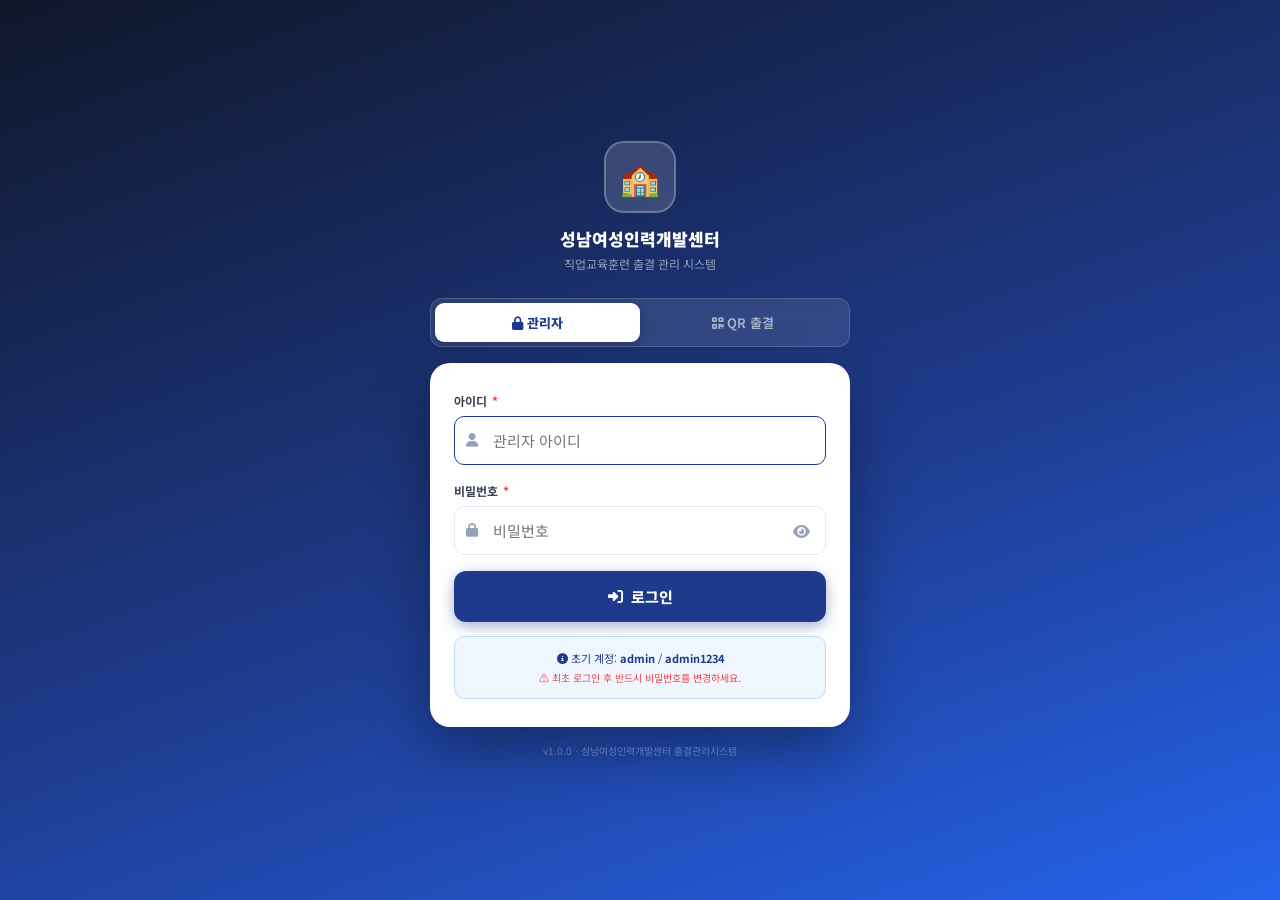
<file: audit-log.html>
<!DOCTYPE html>
<html lang="ko">
<head>
  <meta charset="UTF-8"/>
  <meta name="viewport" content="width=device-width,initial-scale=1"/>
  <title>감사 로그 - 성남여성인력개발센터</title>
  <link rel="stylesheet" href="css/style.css"/>
  <link rel="preconnect" href="https://fonts.googleapis.com"/>
  <link href="https://fonts.googleapis.com/css2?family=Noto+Sans+KR:wght@400;500;600;700;800&display=swap" rel="stylesheet"/>
  <link rel="stylesheet" href="https://cdn.jsdelivr.net/npm/@fortawesome/fontawesome-free@6.4.0/css/all.min.css"/>
</head>
<body>
<div class="app-layout">
  <aside class="sidebar" id="sidebar">
    <div class="sidebar-logo">
      <div class="logo-icon"><span>🏫</span></div>
      <div><div class="logo-text">성남여성인력개발센터</div><div class="logo-sub">출결관리시스템</div></div>
    </div>
    <nav class="sidebar-nav">
      <div class="nav-section">메인</div>
      <a href="index.html" class="nav-item"><i class="fa fa-home"></i> 대시보드</a>
      <a href="courses.html" class="nav-item"><i class="fa fa-book"></i> 과정 관리</a>
      <a href="participants.html" class="nav-item"><i class="fa fa-users"></i> 참여자 관리</a>
      <div class="nav-section">출결</div>
      <a href="qr-admin.html" class="nav-item"><i class="fa fa-qrcode"></i> QR 코드 발급</a>
      <a href="attendance.html" class="nav-item"><i class="fa fa-calendar-check"></i> 출결 현황</a>
      <div class="nav-section">보고서</div>
      <a href="report.html" class="nav-item"><i class="fa fa-chart-bar"></i> 리포트/다운로드</a>
      <a href="audit-log.html" class="nav-item active"><i class="fa fa-history"></i> 감사 로그</a>
      <div class="nav-section">시스템</div>
      <a href="settings.html" class="nav-item"><i class="fa fa-cog"></i> 시스템 설정</a>
      <a href="holidays.html" class="nav-item"><i class="fa fa-calendar-xmark"></i> 공휴일 관리</a>
    </nav>
    <div class="sidebar-footer">
      <div id="sidebarUser" style="margin-bottom:8px;font-weight:600;"></div>
      <a href="#" onclick="doLogout()" style="color:rgba(255,255,255,.6);font-size:11px;"><i class="fa fa-sign-out-alt"></i> 로그아웃</a>
    </div>
  </aside>
  <div class="main-content">
    <header class="top-header">
      <span class="page-title"><i class="fa fa-history" style="color:#1e3a8a;"></i> 감사 로그</span>
    </header>
    <main class="page-body fade-in">
      <div class="filter-bar">
        <div class="search-input-wrap">
          <i class="fa fa-search"></i>
          <input type="text" class="form-control search-input" id="searchInput" placeholder="액션/대상/사유 검색..." oninput="filterLogs()"/>
        </div>
        <select class="form-control" id="actionFilter" style="width:160px;" onchange="filterLogs()">
          <option value="">전체 액션</option>
          <option value="UPDATE_ATTENDANCE">출결 수정</option>
          <option value="UPDATE_SESSION">교육일 수정</option>
          <option value="REGENERATE_SESSIONS">교육일 재생성</option>
          <option value="CREATE_COURSE">과정 생성</option>
          <option value="UPDATE_COURSE">과정 수정</option>
          <option value="DELETE_COURSE">과정 삭제</option>
          <option value="CHANGE_PASSWORD">비밀번호 변경</option>
          <option value="UPDATE_SETTINGS">설정 변경</option>
        </select>
        <input type="date" id="dateFrom" class="form-control" style="width:140px;" onchange="filterLogs()"/>
        <input type="date" id="dateTo" class="form-control" style="width:140px;" onchange="filterLogs()"/>
        <button class="btn btn-secondary" onclick="loadLogs()"><i class="fa fa-refresh"></i></button>
      </div>
      <div class="card">
        <div class="card-header">
          <i class="fa fa-list" style="color:#1e3a8a;"></i><h3>감사 로그 목록</h3>
          <span id="logCount" class="badge badge-secondary" style="margin-left:auto;"></span>
        </div>
        <div class="table-wrapper" style="border-radius:0 0 12px 12px;border:none;">
          <table class="data-table">
            <thead>
              <tr><th>시각</th><th>수행자</th><th>액션</th><th>대상</th><th>대상 ID</th><th>사유</th><th></th></tr>
            </thead>
            <tbody id="logTableBody">
              <tr><td colspan="7" class="text-center" style="padding:40px;color:#94a3b8;"><i class="fa fa-spinner fa-spin"></i></td></tr>
            </tbody>
          </table>
        </div>
        <div class="card-footer"><div id="logPagination" class="pagination"></div></div>
      </div>
    </main>
  </div>
</div>

<!-- Log Detail Modal -->
<div class="modal-overlay" id="logDetailModal">
  <div class="modal modal-lg">
    <div class="modal-header"><h3>감사 로그 상세</h3><button class="modal-close" onclick="closeModal('logDetailModal')">✕</button></div>
    <div class="modal-body" id="logDetailBody"></div>
    <div class="modal-footer"><button class="btn btn-secondary" onclick="closeModal('logDetailModal')">닫기</button></div>
  </div>
</div>

<script src="js/config.js"></script>
<script src="js/utils.js"></script>
<script>
const adminSession = requireAuth();
if (!adminSession) throw new Error();
document.getElementById('sidebarUser').textContent = `${adminSession.name} (관리자)`;
let allLogs = [], filteredLogs = [], currentPage = 1;
const PAGE_SIZE = 30;

function doLogout() { if (confirm('로그아웃?')) { clearAuthSession(); window.location.href='login.html'; } }

async function loadLogs() {
  const data = await apiGetAll('audit_logs');
  allLogs = data.sort((a,b) => (b.createdAt||'').localeCompare(a.createdAt||''));
  filterLogs();
}

function filterLogs() {
  const q = document.getElementById('searchInput').value.toLowerCase();
  const action = document.getElementById('actionFilter').value;
  const from = document.getElementById('dateFrom').value;
  const to = document.getElementById('dateTo').value;

  filteredLogs = allLogs.filter(l => {
    if (action && l.action !== action) return false;
    if (from && l.createdAt && l.createdAt.substring(0,10) < from) return false;
    if (to && l.createdAt && l.createdAt.substring(0,10) > to) return false;
    if (q && !(l.action?.toLowerCase().includes(q) || l.actorName?.toLowerCase().includes(q) ||
               l.entityType?.toLowerCase().includes(q) || l.reason?.toLowerCase().includes(q))) return false;
    return true;
  });
  currentPage = 1;
  document.getElementById('logCount').textContent = filteredLogs.length + '건';
  renderPage();
}

function renderPage() {
  const start = (currentPage - 1) * PAGE_SIZE;
  const pageLogs = filteredLogs.slice(start, start + PAGE_SIZE);
  const tbody = document.getElementById('logTableBody');

  if (!pageLogs.length) {
    tbody.innerHTML = '<tr><td colspan="7" class="text-center" style="padding:40px;color:#94a3b8;">로그 없음</td></tr>';
    renderPagination('logPagination', currentPage, Math.ceil(filteredLogs.length/PAGE_SIZE), p => { currentPage=p; renderPage(); });
    return;
  }

  const actionColors = {
    UPDATE_ATTENDANCE: '#f59e0b', UPDATE_SESSION: '#3b82f6', REGENERATE_SESSIONS: '#8b5cf6',
    CREATE_COURSE: '#22c55e', UPDATE_COURSE: '#3b82f6', DELETE_COURSE: '#ef4444',
    CHANGE_PASSWORD: '#ef4444', UPDATE_SETTINGS: '#64748b'
  };
  const actionLabels = {
    UPDATE_ATTENDANCE: '출결 수정', UPDATE_SESSION: '교육일 수정', REGENERATE_SESSIONS: '교육일 재생성',
    CREATE_COURSE: '과정 생성', UPDATE_COURSE: '과정 수정', DELETE_COURSE: '과정 삭제',
    CHANGE_PASSWORD: '비밀번호 변경', UPDATE_SETTINGS: '설정 변경'
  };

  tbody.innerHTML = pageLogs.map(l => {
    const color = actionColors[l.action] || '#64748b';
    const label = actionLabels[l.action] || l.action || '-';
    return `<tr>
      <td style="font-size:11px;white-space:nowrap;">${l.createdAt ? l.createdAt.substring(0,16).replace('T',' ') : '-'}</td>
      <td><strong>${escapeHtml(l.actorName || l.actorId || '-')}</strong></td>
      <td><span class="badge" style="background:${color}22;color:${color};">${label}</span></td>
      <td style="font-size:11px;">${l.entityType || '-'}</td>
      <td style="font-size:10px;color:#94a3b8;max-width:100px;overflow:hidden;text-overflow:ellipsis;">${l.entityId ? l.entityId.substring(0,12)+'...' : '-'}</td>
      <td style="max-width:150px;overflow:hidden;text-overflow:ellipsis;">${escapeHtml(l.reason || '-')}</td>
      <td><button class="btn btn-secondary btn-sm" onclick="showDetail('${l.id}')"><i class="fa fa-eye"></i></button></td>
    </tr>`;
  }).join('');

  renderPagination('logPagination', currentPage, Math.ceil(filteredLogs.length/PAGE_SIZE), p => { currentPage=p; renderPage(); });
}

function showDetail(id) {
  const l = allLogs.find(l => l.id === id);
  if (!l) return;
  let before = '', after = '';
  try { before = l.beforeJson ? JSON.stringify(JSON.parse(l.beforeJson), null, 2) : '-'; } catch { before = l.beforeJson || '-'; }
  try { after = l.afterJson ? JSON.stringify(JSON.parse(l.afterJson), null, 2) : '-'; } catch { after = l.afterJson || '-'; }

  document.getElementById('logDetailBody').innerHTML = `
    <div style="display:grid;grid-template-columns:1fr 1fr;gap:12px;margin-bottom:16px;">
      <div><strong>시각:</strong> ${l.createdAt ? l.createdAt.replace('T',' ').substring(0,19) : '-'}</div>
      <div><strong>수행자:</strong> ${escapeHtml(l.actorName||l.actorId||'-')}</div>
      <div><strong>액션:</strong> ${l.action || '-'}</div>
      <div><strong>대상:</strong> ${l.entityType} / ${l.entityId}</div>
      <div style="grid-column:1/-1;"><strong>사유:</strong> ${escapeHtml(l.reason || '-')}</div>
    </div>
    <div style="display:grid;grid-template-columns:1fr 1fr;gap:12px;">
      <div>
        <div style="font-size:12px;font-weight:700;color:#dc2626;margin-bottom:4px;">변경 전</div>
        <pre style="background:#fff5f5;border:1px solid #fecaca;border-radius:6px;padding:10px;font-size:10px;overflow:auto;max-height:200px;">${escapeHtml(before)}</pre>
      </div>
      <div>
        <div style="font-size:12px;font-weight:700;color:#22c55e;margin-bottom:4px;">변경 후</div>
        <pre style="background:#f0fdf4;border:1px solid #bbf7d0;border-radius:6px;padding:10px;font-size:10px;overflow:auto;max-height:200px;">${escapeHtml(after)}</pre>
      </div>
    </div>`;
  openModal('logDetailModal');
}

function escapeHtml(s) { return String(s||'').replace(/[&<>"']/g, c=>({'&':'&amp;','<':'&lt;','>':'&gt;','"':'&quot;',"'":'&#39;'}[c])); }
loadLogs();
</script>
</body>
</html>
</file>
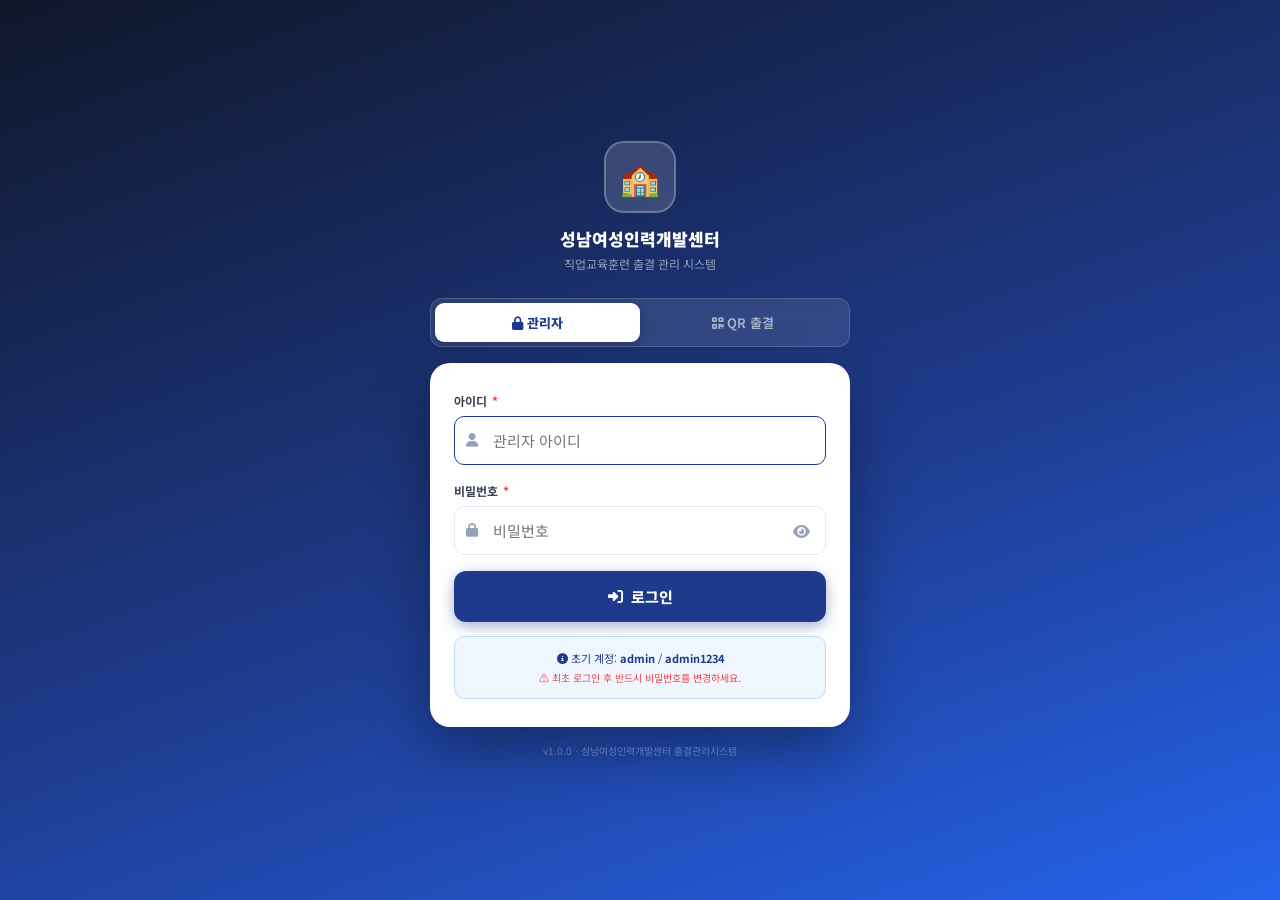
<file: courses.html>
<!DOCTYPE html>
<html lang="ko">
<head>
  <meta charset="UTF-8"/>
  <meta name="viewport" content="width=device-width,initial-scale=1"/>
  <title>과정 관리 - 성남여성인력개발센터 출결시스템</title>
  <link rel="stylesheet" href="css/style.css"/>
  <link rel="preconnect" href="https://fonts.googleapis.com"/>
  <link href="https://fonts.googleapis.com/css2?family=Noto+Sans+KR:wght@400;500;600;700;800&display=swap" rel="stylesheet"/>
  <link rel="stylesheet" href="https://cdn.jsdelivr.net/npm/@fortawesome/fontawesome-free@6.4.0/css/all.min.css"/>
</head>
<body>
<div class="app-layout">
  <aside class="sidebar" id="sidebar">
    <div class="sidebar-logo">
      <div class="logo-icon"><span>🏫</span></div>
      <div><div class="logo-text">성남여성인력개발센터</div><div class="logo-sub">출결관리시스템</div></div>
    </div>
    <nav class="sidebar-nav">
      <div class="nav-section">메인</div>
      <a href="index.html" class="nav-item"><i class="fa fa-home"></i> 대시보드</a>
      <a href="courses.html" class="nav-item active"><i class="fa fa-book"></i> 과정 관리</a>
      <a href="participants.html" class="nav-item"><i class="fa fa-users"></i> 참여자 관리</a>
      <div class="nav-section">출결</div>
      <a href="qr-admin.html" class="nav-item"><i class="fa fa-qrcode"></i> QR 코드 발급</a>
      <a href="attendance.html" class="nav-item"><i class="fa fa-calendar-check"></i> 출결 현황</a>
      <div class="nav-section">보고서</div>
      <a href="report.html" class="nav-item"><i class="fa fa-chart-bar"></i> 리포트/다운로드</a>
      <a href="audit-log.html" class="nav-item"><i class="fa fa-history"></i> 감사 로그</a>
      <div class="nav-section">시스템</div>
      <a href="settings.html" class="nav-item"><i class="fa fa-cog"></i> 시스템 설정</a>
      <a href="holidays.html" class="nav-item"><i class="fa fa-calendar-xmark"></i> 공휴일 관리</a>
    </nav>
    <div class="sidebar-footer">
      <div id="sidebarUser" style="margin-bottom:8px;font-weight:600;"></div>
      <a href="#" onclick="doLogout()" style="color:rgba(255,255,255,.6);font-size:11px;"><i class="fa fa-sign-out-alt"></i> 로그아웃</a>
    </div>
  </aside>

  <div class="main-content">
    <header class="top-header">
      <span class="page-title"><i class="fa fa-book" style="color:#1e3a8a;"></i> 과정 관리</span>
      <div class="header-actions">
        <button class="btn btn-primary" onclick="openCourseModal()">
          <i class="fa fa-plus"></i> 과정 추가
        </button>
      </div>
    </header>

    <main class="page-body fade-in">
      <!-- Filter Bar -->
      <div class="filter-bar">
        <div class="search-input-wrap">
          <i class="fa fa-search"></i>
          <input type="text" class="form-control search-input" id="searchInput"
            placeholder="과정명 검색..." oninput="filterCourses()"/>
        </div>
        <select class="form-control" id="statusFilter" style="width:130px;" onchange="filterCourses()">
          <option value="all">전체 상태</option>
          <option value="운영중">운영중</option>
          <option value="예정">예정</option>
          <option value="종료">종료</option>
        </select>
        <button class="btn btn-secondary" onclick="loadCourses()">
          <i class="fa fa-refresh"></i> 새로고침
        </button>
      </div>

      <!-- Course Table -->
      <div class="card">
        <div class="card-header">
          <i class="fa fa-list" style="color:#1e3a8a;"></i>
          <h3>과정 목록</h3>
          <span id="courseCount" class="badge badge-secondary" style="margin-left:auto;"></span>
        </div>
        <div class="table-wrapper" style="border-radius:0 0 12px 12px;border:none;">
          <table class="data-table">
            <thead>
              <tr>
                <th>과정명</th>
                <th>상태</th>
                <th>개강일</th>
                <th>종료일</th>
                <th class="text-center">총 회차</th>
                <th class="text-center">참여인원</th>
                <th class="text-center">시작시간</th>
                <th class="text-center">평균 출석률</th>
                <th></th>
              </tr>
            </thead>
            <tbody id="coursesTableBody">
              <tr><td colspan="9" class="text-center" style="padding:40px;color:#94a3b8;">
                <i class="fa fa-spinner fa-spin"></i> 로딩 중...
              </td></tr>
            </tbody>
          </table>
        </div>
      </div>
    </main>
  </div>
</div>

<!-- Course Modal -->
<div class="modal-overlay" id="courseModal">
  <div class="modal modal-lg">
    <div class="modal-header">
      <h3 id="courseModalTitle">과정 추가</h3>
      <button class="modal-close" onclick="closeModal('courseModal')">✕</button>
    </div>
    <div class="modal-body">
      <div class="tabs">
        <button class="tab-btn active" onclick="switchTab('basic')">기본 정보</button>
        <button class="tab-btn" onclick="switchTab('sessions')">교육일 관리</button>
        <button class="tab-btn" onclick="switchTab('enrollments')">참여자 관리</button>
      </div>

      <!-- Basic Info Tab -->
      <div class="tab-panel active" id="tab-basic">
        <form id="courseForm">
          <div class="form-row">
            <div class="form-group">
              <label class="form-label required">과정명</label>
              <input type="text" id="fCourseName" class="form-control" placeholder="예: 사무행정 실무과정 1기" required/>
            </div>
            <div class="form-group">
              <label class="form-label required">상태</label>
              <select id="fStatus" class="form-control">
                <option value="예정">예정</option>
                <option value="운영중" selected>운영중</option>
                <option value="종료">종료</option>
              </select>
            </div>
          </div>
          <div class="form-row">
            <div class="form-group">
              <label class="form-label required">개강일</label>
              <input type="date" id="fStartDate" class="form-control" required/>
            </div>
            <div class="form-group">
              <label class="form-label required">종료일</label>
              <input type="date" id="fEndDate" class="form-control" required/>
            </div>
          </div>
          <div class="form-row">
            <div class="form-group">
              <label class="form-label required">수업 시작시간</label>
              <input type="time" id="fStartTime" class="form-control" value="09:00" required/>
              <span class="form-hint">종료시간은 시작 +4시간 자동 계산</span>
            </div>
            <div class="form-group">
              <label class="form-label">1일 수업시간(분)</label>
              <input type="number" id="fDailyMinutes" class="form-control" value="240" min="60" max="480"/>
            </div>
          </div>
          <div class="form-row">
            <div class="form-group">
              <label class="form-label">최대 참여인원</label>
              <input type="number" id="fMaxParticipants" class="form-control" value="20" min="1" max="100"/>
            </div>
            <div class="form-group">
              <label class="form-label">지각 기준(분)</label>
              <input type="number" id="fLateGrace" class="form-control" value="10" min="0" max="30"/>
            </div>
            <div class="form-group">
              <label class="form-label">조퇴 기준(분)</label>
              <input type="number" id="fEarlyGrace" class="form-control" value="10" min="0" max="30"/>
            </div>
          </div>
          <div class="form-row">
            <div class="form-group">
              <label class="form-label">인정 기준(%)</label>
              <input type="number" id="fRecogRate" class="form-control" value="50" min="1" max="100"/>
              <span class="form-hint">참여시간이 수업시간의 몇 % 이상이면 인정</span>
            </div>
            <div class="form-group">
              <label class="form-label">수료 기준(%)</label>
              <input type="number" id="fCompletionRate" class="form-control" value="80" min="1" max="100"/>
            </div>
            <div class="form-group">
              <label class="form-label">복합(◎▲) 환산 가중치</label>
              <select id="fComplexWeight" class="form-control">
                <option value="2" selected>2 (지각1+조퇴1)</option>
                <option value="1">1 (복합1로 계산)</option>
              </select>
            </div>
          </div>
          <div class="form-group">
            <label class="form-label">단위기간 회차 수</label>
            <input type="number" id="fUnitPeriod" class="form-control" value="20" min="1" max="100"/>
            <span class="form-hint">수당 지급 참고용 단위기간 (기본: 교육일 20회)</span>
          </div>
          <div class="form-group">
            <label class="form-label">비고</label>
            <textarea id="fNote" class="form-control" rows="2" placeholder="기타 참고사항"></textarea>
          </div>
          <div id="sessionPreview" style="display:none;" class="alert alert-info mt-2">
            <i class="fa fa-calendar-check"></i>
            <span id="sessionPreviewText"></span>
          </div>
        </form>
      </div>

      <!-- Sessions Tab -->
      <div class="tab-panel" id="tab-sessions">
        <div class="alert alert-info">
          <i class="fa fa-info-circle"></i>
          교육일은 개강일~종료일 사이 평일(월~금) 기준 자동 생성되며, 공휴일은 자동 제외됩니다.
        </div>
        <div class="filter-bar">
          <button class="btn btn-warning btn-sm" onclick="regenerateSessions()">
            <i class="fa fa-refresh"></i> 교육일 재생성
          </button>
          <button class="btn btn-primary btn-sm" onclick="addCancelDay()">
            <i class="fa fa-plus"></i> 휴강일 추가
          </button>
          <select id="sessionMonthFilter" class="form-control" style="width:130px;" onchange="renderSessionList()">
            <option value="all">전체</option>
          </select>
        </div>
        <div style="max-height:360px;overflow-y:auto;">
          <table class="data-table" style="font-size:12px;">
            <thead>
              <tr>
                <th>회차</th>
                <th>날짜</th>
                <th>요일</th>
                <th>시작</th>
                <th>종료</th>
                <th>상태</th>
                <th>비고</th>
                <th></th>
              </tr>
            </thead>
            <tbody id="sessionsTableBody">
              <tr><td colspan="8" class="text-center" style="color:#94a3b8;padding:20px;">
                과정을 먼저 저장하거나 기간을 입력하세요.
              </td></tr>
            </tbody>
          </table>
        </div>
      </div>

      <!-- Enrollments Tab -->
      <div class="tab-panel" id="tab-enrollments">
        <div class="filter-bar">
          <button class="btn btn-primary btn-sm" onclick="openEnrollModal()">
            <i class="fa fa-user-plus"></i> 참여자 추가
          </button>
          <div class="search-input-wrap">
            <i class="fa fa-search"></i>
            <input type="text" class="form-control search-input" id="enrollSearch"
              placeholder="이름 검색..." oninput="filterEnrollments()"/>
          </div>
        </div>
        <div style="max-height:360px;overflow-y:auto;">
          <table class="data-table" style="font-size:12px;">
            <thead>
              <tr>
                <th>성명</th>
                <th>생년월일</th>
                <th>연락처</th>
                <th>수강상태</th>
                <th>출석부</th>
                <th></th>
              </tr>
            </thead>
            <tbody id="enrollmentsTableBody">
              <tr><td colspan="6" class="text-center" style="color:#94a3b8;padding:20px;">
                과정을 선택하면 참여자 목록이 표시됩니다.
              </td></tr>
            </tbody>
          </table>
        </div>
      </div>
    </div>
    <div class="modal-footer">
      <button class="btn btn-secondary" onclick="closeModal('courseModal')">취소</button>
      <button class="btn btn-primary" id="saveCourseBtn" onclick="saveCourse()">
        <i class="fa fa-save"></i> 저장
      </button>
    </div>
  </div>
</div>

<!-- Enroll Participant Modal -->
<div class="modal-overlay" id="enrollModal">
  <div class="modal">
    <div class="modal-header">
      <h3>참여자 추가</h3>
      <button class="modal-close" onclick="closeModal('enrollModal')">✕</button>
    </div>
    <div class="modal-body">
      <div class="alert alert-info">
        <i class="fa fa-info-circle"></i>
        기존 참여자 목록에서 선택하거나 새로 등록하세요.
      </div>
      <div class="form-group mb-4">
        <label class="form-label">기존 참여자 검색</label>
        <input type="text" id="participantSearch" class="form-control"
          placeholder="이름으로 검색..." oninput="searchParticipants()"/>
      </div>
      <div id="participantSearchResults" style="max-height:200px;overflow-y:auto;border:1px solid #e2e8f0;border-radius:8px;"></div>
      <hr class="divider"/>
      <details>
        <summary style="cursor:pointer;font-size:13px;font-weight:600;color:#1e3a8a;padding:8px 0;">
          <i class="fa fa-user-plus"></i> 새 참여자 직접 등록
        </summary>
        <div style="margin-top:12px;">
          <div class="form-row">
            <div class="form-group">
              <label class="form-label required">성명</label>
              <input type="text" id="newPName" class="form-control" placeholder="이름"/>
            </div>
            <div class="form-group">
              <label class="form-label required">생년월일</label>
              <input type="date" id="newPBirth" class="form-control"/>
            </div>
          </div>
          <div class="form-group">
            <label class="form-label">연락처</label>
            <input type="tel" id="newPPhone" class="form-control" placeholder="010-0000-0000"/>
          </div>
          <button class="btn btn-success btn-sm" onclick="addNewParticipant()">
            <i class="fa fa-plus"></i> 새 참여자 등록 및 추가
          </button>
        </div>
      </details>
    </div>
    <div class="modal-footer">
      <button class="btn btn-secondary" onclick="closeModal('enrollModal')">닫기</button>
    </div>
  </div>
</div>

<!-- Session Edit Modal -->
<div class="modal-overlay" id="sessionEditModal">
  <div class="modal">
    <div class="modal-header">
      <h3>교육일 수정</h3>
      <button class="modal-close" onclick="closeModal('sessionEditModal')">✕</button>
    </div>
    <div class="modal-body">
      <div class="form-row">
        <div class="form-group">
          <label class="form-label">날짜</label>
          <input type="date" id="seDate" class="form-control" readonly/>
        </div>
        <div class="form-group">
          <label class="form-label">시작시간</label>
          <input type="time" id="seStartTime" class="form-control"/>
        </div>
        <div class="form-group">
          <label class="form-label">종료시간</label>
          <input type="time" id="seEndTime" class="form-control"/>
        </div>
      </div>
      <div class="form-group">
        <label class="form-label">상태</label>
        <select id="seStatus" class="form-control">
          <option value="normal">정상</option>
          <option value="cancelled">휴강</option>
          <option value="inactive">비활성</option>
        </select>
      </div>
      <div class="form-group">
        <label class="form-label">비고/사유</label>
        <input type="text" id="seNote" class="form-control" placeholder="변경 사유를 입력하세요"/>
      </div>
    </div>
    <div class="modal-footer">
      <button class="btn btn-secondary" onclick="closeModal('sessionEditModal')">취소</button>
      <button class="btn btn-primary" onclick="saveSessionEdit()"><i class="fa fa-save"></i> 저장</button>
    </div>
  </div>
</div>

<script src="js/config.js"></script>
<script src="js/utils.js"></script>
<script>
const adminSession = requireAuth();
if (!adminSession) throw new Error('Not authenticated');
document.getElementById('sidebarUser').textContent = `${adminSession.name} (관리자)`;

let allCourses = [], allEnrollments = [], allParticipants = [], allSessions = [];
let currentCourseId = null;
let currentSessionId = null;
let courseSessionsCache = [];
let allParticipantsCache = [];
let currentEnrollments = [];

function doLogout() {
  if (confirm('로그아웃 하시겠습니까?')) { clearAuthSession(); window.location.href = 'login.html'; }
}

// ===== Load =====
async function loadCourses() {
  try {
    const [cAll, eAll, pAll, sAll] = await Promise.all([
      apiGetAll('courses'),
      apiGetAll('enrollments'),
      apiGetAll('participants'),
      apiGetAll('sessions')
    ]);
    allCourses = cAll.filter(c => !c.deleted);
    allEnrollments = eAll.filter(e => !e.deleted);
    allParticipants = pAll.filter(p => !p.deleted);
    allSessions = sAll;
    allParticipantsCache = allParticipants;
    filterCourses();
  } catch (err) {
    showToast('데이터 로드 실패: ' + err.message, 'error');
  }
}

function filterCourses() {
  const search = document.getElementById('searchInput').value.toLowerCase();
  const status = document.getElementById('statusFilter').value;
  let filtered = allCourses;
  if (status !== 'all') filtered = filtered.filter(c => c.status === status);
  if (search) filtered = filtered.filter(c => c.name.toLowerCase().includes(search));

  document.getElementById('courseCount').textContent = `${filtered.length}개`;

  const tbody = document.getElementById('coursesTableBody');
  if (filtered.length === 0) {
    tbody.innerHTML = `<tr><td colspan="9"><div class="empty-state">
      <i class="fa fa-book-open"></i><p>조건에 맞는 과정이 없습니다.</p>
      <button class="btn btn-primary" onclick="openCourseModal()"><i class="fa fa-plus"></i> 과정 추가</button>
    </div></td></tr>`;
    return;
  }

  tbody.innerHTML = filtered.map(c => {
    const enrollCount = allEnrollments.filter(e => e.courseId === c.id && e.status === '수강중').length;
    const sessionCount = allSessions.filter(s => s.courseId === c.id && !s.isCancelled && !s.isInactive).length;
    const statusColor = { '운영중': 'success', '종료': 'secondary', '예정': 'primary' }[c.status] || 'secondary';

    return `<tr>
      <td>
        <strong style="cursor:pointer;color:#1e3a8a;" onclick="openCourseModal('${c.id}')">
          ${escapeHtml(c.name)}
        </strong>
      </td>
      <td><span class="badge badge-${statusColor}">${c.status}</span></td>
      <td>${c.startDate}</td>
      <td>${c.endDate}</td>
      <td class="text-center">${sessionCount}회</td>
      <td class="text-center">${enrollCount}명 / ${c.maxParticipants || 20}명</td>
      <td class="text-center">${c.startTime || '09:00'}</td>
      <td class="text-center">-</td>
      <td>
        <div style="display:flex;gap:4px;">
          <a href="attendance.html?courseId=${c.id}" class="btn btn-primary btn-sm" data-tooltip="출석부"><i class="fa fa-table"></i></a>
          <button class="btn btn-secondary btn-sm" onclick="openCourseModal('${c.id}')" data-tooltip="수정"><i class="fa fa-edit"></i></button>
          <button class="btn btn-danger btn-sm" onclick="deleteCourse('${c.id}','${escapeHtml(c.name)}')" data-tooltip="삭제"><i class="fa fa-trash"></i></button>
        </div>
      </td>
    </tr>`;
  }).join('');
}

// ===== Course Modal =====
function switchTab(tab) {
  document.querySelectorAll('.tab-btn').forEach((b, i) => b.classList.toggle('active', ['basic','sessions','enrollments'][i] === tab));
  document.querySelectorAll('.tab-panel').forEach(p => p.classList.remove('active'));
  document.getElementById('tab-' + tab).classList.add('active');
  if (tab === 'sessions' && currentCourseId) loadSessionsTab();
  if (tab === 'enrollments' && currentCourseId) loadEnrollmentsTab();
}

function openCourseModal(courseId = null) {
  currentCourseId = courseId;
  document.getElementById('courseModalTitle').textContent = courseId ? '과정 수정' : '과정 추가';
  switchTab('basic');

  if (courseId) {
    const c = allCourses.find(c => c.id === courseId);
    if (c) {
      document.getElementById('fCourseName').value = c.name || '';
      document.getElementById('fStatus').value = c.status || '운영중';
      document.getElementById('fStartDate').value = c.startDate || '';
      document.getElementById('fEndDate').value = c.endDate || '';
      document.getElementById('fStartTime').value = c.startTime || '09:00';
      document.getElementById('fDailyMinutes').value = c.dailyMinutes || 240;
      document.getElementById('fMaxParticipants').value = c.maxParticipants || 20;
      document.getElementById('fLateGrace').value = c.lateGraceMinutes || 10;
      document.getElementById('fEarlyGrace').value = c.earlyGraceMinutes || 10;
      document.getElementById('fRecogRate').value = (c.recognitionRate || 0.5) * 100;
      document.getElementById('fCompletionRate').value = (c.completionRate || 0.8) * 100;
      document.getElementById('fComplexWeight').value = c.complexWeight || 2;
      document.getElementById('fUnitPeriod').value = c.unitPeriodDays || 20;
      document.getElementById('fNote').value = c.note || '';
    }
  } else {
    document.getElementById('courseForm').reset();
    document.getElementById('fStartTime').value = '09:00';
    document.getElementById('fDailyMinutes').value = '240';
    document.getElementById('fMaxParticipants').value = '20';
    document.getElementById('fLateGrace').value = '10';
    document.getElementById('fEarlyGrace').value = '10';
    document.getElementById('fRecogRate').value = '50';
    document.getElementById('fCompletionRate').value = '80';
    document.getElementById('fComplexWeight').value = '2';
    document.getElementById('fUnitPeriod').value = '20';
  }

  document.getElementById('sessionPreview').style.display = 'none';
  openModal('courseModal');
}

// Preview sessions when dates change
['fStartDate', 'fEndDate', 'fStartTime'].forEach(id => {
  document.getElementById(id).addEventListener('change', previewSessions);
});

async function previewSessions() {
  const start = document.getElementById('fStartDate').value;
  const end = document.getElementById('fEndDate').value;
  if (!start || !end) return;
  if (new Date(start) > new Date(end)) return;

  const holidays = await loadHolidaySet();
  const sessions = generateSessions(start, end, 'preview', document.getElementById('fStartTime').value, parseInt(document.getElementById('fDailyMinutes').value) || 240, holidays);

  document.getElementById('sessionPreview').style.display = 'flex';
  document.getElementById('sessionPreviewText').textContent =
    `교육일 자동 생성: ${sessions.length}회 (${start} ~ ${end}, 공휴일 ${holidays.size}일 제외)`;
}

async function saveCourse() {
  const name = document.getElementById('fCourseName').value.trim();
  const startDate = document.getElementById('fStartDate').value;
  const endDate = document.getElementById('fEndDate').value;
  const startTime = document.getElementById('fStartTime').value;

  if (!name || !startDate || !endDate || !startTime) {
    showToast('필수 항목을 입력하세요.', 'warning'); return;
  }
  if (new Date(startDate) > new Date(endDate)) {
    showToast('종료일이 개강일보다 앞설 수 없습니다.', 'warning'); return;
  }

  const btn = document.getElementById('saveCourseBtn');
  btn.disabled = true; btn.innerHTML = '<i class="fa fa-spinner fa-spin"></i> 저장 중...';

  const courseData = {
    name, startDate, endDate, startTime,
    status: document.getElementById('fStatus').value,
    dailyMinutes: parseInt(document.getElementById('fDailyMinutes').value) || 240,
    maxParticipants: parseInt(document.getElementById('fMaxParticipants').value) || 20,
    lateGraceMinutes: parseInt(document.getElementById('fLateGrace').value) || 10,
    earlyGraceMinutes: parseInt(document.getElementById('fEarlyGrace').value) || 10,
    recognitionRate: (parseInt(document.getElementById('fRecogRate').value) || 50) / 100,
    completionRate: (parseInt(document.getElementById('fCompletionRate').value) || 80) / 100,
    complexWeight: parseInt(document.getElementById('fComplexWeight').value) || 2,
    unitPeriodDays: parseInt(document.getElementById('fUnitPeriod').value) || 20,
    note: document.getElementById('fNote').value,
    deleted: false
  };

  try {
    let savedCourse;
    if (currentCourseId) {
      const before = allCourses.find(c => c.id === currentCourseId);
      savedCourse = await apiPut('courses', currentCourseId, { ...courseData, id: currentCourseId });
      await writeAuditLog({
        actorId: adminSession.id, actorName: adminSession.name,
        action: 'UPDATE_COURSE', entityType: 'course', entityId: currentCourseId,
        before, after: courseData, reason: '과정 정보 수정'
      });
      // If dates changed, regenerate sessions
      if (before && (before.startDate !== startDate || before.endDate !== endDate)) {
        await regenerateSessions(currentCourseId, courseData);
      }
      showToast('과정이 수정되었습니다.', 'success');
    } else {
      const id = generateUUID();
      savedCourse = await apiPost('courses', { ...courseData, id });
      currentCourseId = savedCourse.id || id;
      // Generate sessions
      await generateAndSaveSessions(currentCourseId, courseData);
      await writeAuditLog({
        actorId: adminSession.id, actorName: adminSession.name,
        action: 'CREATE_COURSE', entityType: 'course', entityId: currentCourseId,
        after: courseData, reason: '과정 신규 등록'
      });
      showToast('과정이 등록되었습니다.', 'success');
    }
    await loadCourses();
    closeModal('courseModal');
  } catch (err) {
    showToast('저장 실패: ' + err.message, 'error');
  } finally {
    btn.disabled = false; btn.innerHTML = '<i class="fa fa-save"></i> 저장';
  }
}

async function generateAndSaveSessions(courseId, courseData) {
  const holidays = await loadHolidaySet();
  const sessions = generateSessions(
    courseData.startDate, courseData.endDate, courseId,
    courseData.startTime, courseData.dailyMinutes || 240, holidays
  );
  for (const s of sessions) {
    await apiPost('sessions', s);
  }
  return sessions;
}

async function regenerateSessions(courseId, courseData) {
  if (!courseId) courseId = currentCourseId;
  if (!courseData) {
    const c = allCourses.find(c => c.id === courseId);
    if (!c) return;
    courseData = c;
  }

  if (!confirm(`교육일을 재생성합니다.\n\n⚠️ 기존 교육일의 출결 데이터는 보호됩니다.\n새로 생긴 날은 추가되고, 제외된 날은 비활성 처리됩니다.\n\n계속하시겠습니까?`)) return;

  try {
    const holidays = await loadHolidaySet();
    const newSessions = generateSessions(
      courseData.startDate, courseData.endDate, courseId,
      courseData.startTime || '09:00', courseData.dailyMinutes || 240, holidays
    );

    const existingSessions = allSessions.filter(s => s.courseId === courseId);
    const newDates = new Set(newSessions.map(s => s.date));
    const existingDates = new Set(existingSessions.map(s => s.date));

    // Deactivate removed sessions (protect existing attendance data)
    for (const s of existingSessions) {
      if (!newDates.has(s.date) && !s.isInactive) {
        await apiPatch('sessions', s.id, { isInactive: true, note: '기간 변경으로 비활성 처리' });
      }
    }

    // Add new sessions
    let newNo = existingSessions.length > 0 ? Math.max(...existingSessions.map(s => s.sessionNo || 0)) + 1 : 1;
    for (const ns of newSessions) {
      if (!existingDates.has(ns.date)) {
        await apiPost('sessions', { ...ns, sessionNo: newNo++ });
      }
    }

    await writeAuditLog({
      actorId: adminSession.id, actorName: adminSession.name,
      action: 'REGENERATE_SESSIONS', entityType: 'course', entityId: courseId,
      reason: '교육일 재생성'
    });

    showToast('교육일이 재생성되었습니다.', 'success');
    await loadCourses();
    if (currentCourseId === courseId) loadSessionsTab();
  } catch (err) {
    showToast('재생성 실패: ' + err.message, 'error');
  }
}

async function deleteCourse(courseId, courseName) {
  if (!confirm(`"${courseName}" 과정을 삭제하시겠습니까?\n(소프트 삭제: 데이터는 보존됩니다)`)) return;
  try {
    await apiPatch('courses', courseId, { deleted: true });
    await writeAuditLog({
      actorId: adminSession.id, actorName: adminSession.name,
      action: 'DELETE_COURSE', entityType: 'course', entityId: courseId, reason: '과정 삭제'
    });
    showToast('과정이 삭제되었습니다.', 'success');
    loadCourses();
  } catch (err) {
    showToast('삭제 실패: ' + err.message, 'error');
  }
}

// ===== Sessions Tab =====
async function loadSessionsTab() {
  if (!currentCourseId) return;
  const sess = allSessions.filter(s => s.courseId === currentCourseId);
  courseSessionsCache = sess.sort((a, b) => a.date.localeCompare(b.date));

  // Populate month filter
  const months = [...new Set(sess.map(s => s.date.substring(0, 7)))].sort();
  const mFilter = document.getElementById('sessionMonthFilter');
  mFilter.innerHTML = '<option value="all">전체 월</option>' +
    months.map(m => `<option value="${m}">${m}</option>`).join('');

  renderSessionList();
}

function renderSessionList() {
  const monthFilter = document.getElementById('sessionMonthFilter').value;
  let sessions = courseSessionsCache;
  if (monthFilter !== 'all') sessions = sessions.filter(s => s.date.startsWith(monthFilter));

  const tbody = document.getElementById('sessionsTableBody');
  if (sessions.length === 0) {
    tbody.innerHTML = '<tr><td colspan="8" class="text-center" style="color:#94a3b8;padding:20px;">교육일이 없습니다.</td></tr>';
    return;
  }

  tbody.innerHTML = sessions.map(s => {
    const status = s.isCancelled ? '휴강' : s.isInactive ? '비활성' : '정상';
    const statusColor = s.isCancelled ? '#f59e0b' : s.isInactive ? '#94a3b8' : '#22c55e';
    return `<tr style="${s.isCancelled || s.isInactive ? 'opacity:.6;' : ''}">
      <td>${s.sessionNo || '-'}</td>
      <td>${s.date}</td>
      <td>${getDayOfWeekKR(s.date)}요일</td>
      <td>${formatTimeHM(s.startDateTime)}</td>
      <td>${formatTimeHM(s.endDateTime)}</td>
      <td><span style="color:${statusColor};font-weight:700;">${status}</span></td>
      <td style="max-width:100px;overflow:hidden;text-overflow:ellipsis;">${s.note || ''}</td>
      <td>
        <button class="btn btn-secondary btn-sm" onclick="editSession('${s.id}')">
          <i class="fa fa-edit"></i>
        </button>
      </td>
    </tr>`;
  }).join('');
}

function editSession(sessionId) {
  currentSessionId = sessionId;
  const s = courseSessionsCache.find(s => s.id === sessionId);
  if (!s) return;

  document.getElementById('seDate').value = s.date;
  document.getElementById('seStartTime').value = formatTimeHM(s.startDateTime);
  document.getElementById('seEndTime').value = formatTimeHM(s.endDateTime);
  document.getElementById('seStatus').value = s.isCancelled ? 'cancelled' : s.isInactive ? 'inactive' : 'normal';
  document.getElementById('seNote').value = s.note || '';
  openModal('sessionEditModal');
}

async function saveSessionEdit() {
  if (!currentSessionId) return;
  const s = courseSessionsCache.find(s => s.id === currentSessionId);
  const status = document.getElementById('seStatus').value;
  const date = s.date;
  const startTime = document.getElementById('seStartTime').value;
  const endTime = document.getElementById('seEndTime').value;
  const note = document.getElementById('seNote').value;

  const { startDateTime, endDateTime } = buildSessionDateTimes(date, startTime,
    diffMinutes(`${date}T${startTime}:00+09:00`, `${date}T${endTime}:00+09:00`));

  const patch = {
    startDateTime: `${date}T${startTime}:00+09:00`,
    endDateTime: `${date}T${endTime}:00+09:00`,
    isCancelled: status === 'cancelled',
    isInactive: status === 'inactive',
    note
  };

  try {
    await apiPatch('sessions', currentSessionId, patch);
    await writeAuditLog({
      actorId: adminSession.id, actorName: adminSession.name,
      action: 'UPDATE_SESSION', entityType: 'session', entityId: currentSessionId,
      before: s, after: patch, reason: note || '교육일 수정'
    });
    showToast('교육일이 수정되었습니다.', 'success');
    closeModal('sessionEditModal');
    await loadCourses();
    loadSessionsTab();
  } catch (err) {
    showToast('수정 실패: ' + err.message, 'error');
  }
}

function addCancelDay() {
  if (!currentCourseId) { showToast('과정을 먼저 저장하세요.', 'warning'); return; }
  const date = prompt('휴강일을 입력하세요 (YYYY-MM-DD):');
  if (!date || !/^\d{4}-\d{2}-\d{2}$/.test(date)) return;
  const c = allCourses.find(c => c.id === currentCourseId);
  if (!c) return;
  // Check if session exists for this date
  const existing = courseSessionsCache.find(s => s.date === date);
  if (existing) {
    apiPatch('sessions', existing.id, { isCancelled: true, note: '관리자 휴강 지정' }).then(() => {
      showToast(`${date} 휴강 처리되었습니다.`, 'success');
      loadCourses().then(() => loadSessionsTab());
    });
  } else {
    showToast('해당 날짜의 교육일이 없습니다.', 'warning');
  }
}

// ===== Enrollments Tab =====
async function loadEnrollmentsTab() {
  if (!currentCourseId) return;
  currentEnrollments = allEnrollments.filter(e => e.courseId === currentCourseId);
  filterEnrollments();
}

function filterEnrollments() {
  const search = document.getElementById('enrollSearch').value.toLowerCase();
  let enrollments = currentEnrollments;
  if (search) {
    enrollments = enrollments.filter(e => {
      const p = allParticipants.find(p => p.id === e.participantId);
      return p && p.name.toLowerCase().includes(search);
    });
  }

  const tbody = document.getElementById('enrollmentsTableBody');
  if (enrollments.length === 0) {
    tbody.innerHTML = '<tr><td colspan="6" class="text-center" style="color:#94a3b8;padding:20px;">등록된 참여자가 없습니다.</td></tr>';
    return;
  }

  tbody.innerHTML = enrollments.map(e => {
    const p = allParticipants.find(p => p.id === e.participantId);
    if (!p) return '';
    const statusColor = { '수강중': 'success', '수료': 'primary', '미수료': 'warning', '탈강': 'danger' }[e.status] || 'secondary';
    return `<tr>
      <td><strong>${escapeHtml(p.name)}</strong></td>
      <td>${p.birthDate || '-'}</td>
      <td>${p.phone || '-'}</td>
      <td><span class="badge badge-${statusColor}">${e.status}</span></td>
      <td><a href="attendance.html?courseId=${currentCourseId}&participantId=${p.id}" class="btn btn-primary btn-sm">
        <i class="fa fa-chart-bar"></i> 출석부
      </a></td>
      <td>
        <button class="btn btn-danger btn-sm" onclick="removeEnrollment('${e.id}','${escapeHtml(p.name)}')">
          <i class="fa fa-user-minus"></i>
        </button>
      </td>
    </tr>`;
  }).join('');
}

function openEnrollModal() {
  if (!currentCourseId) { showToast('과정을 먼저 저장하세요.', 'warning'); return; }
  document.getElementById('participantSearch').value = '';
  document.getElementById('participantSearchResults').innerHTML = '';
  document.getElementById('newPName').value = '';
  document.getElementById('newPBirth').value = '';
  document.getElementById('newPPhone').value = '';
  openModal('enrollModal');
}

function searchParticipants() {
  const search = document.getElementById('participantSearch').value.toLowerCase();
  const results = document.getElementById('participantSearchResults');
  if (!search) { results.innerHTML = ''; return; }

  const alreadyEnrolled = new Set(currentEnrollments.map(e => e.participantId));
  const found = allParticipantsCache.filter(p =>
    (p.name.toLowerCase().includes(search) || (p.birthDate || '').includes(search)) &&
    !alreadyEnrolled.has(p.id)
  ).slice(0, 10);

  if (found.length === 0) {
    results.innerHTML = '<div style="padding:16px;text-align:center;color:#94a3b8;font-size:12px;">결과 없음</div>';
    return;
  }
  results.innerHTML = found.map(p => `
    <div style="display:flex;justify-content:space-between;align-items:center;padding:10px 12px;border-bottom:1px solid #f1f5f9;cursor:pointer;hover:background:#f8fafc;"
      onmouseover="this.style.background='#f8fafc'" onmouseout="this.style.background=''"
      onclick="enrollParticipant('${p.id}','${escapeHtml(p.name)}')">
      <div>
        <strong style="font-size:13px;">${escapeHtml(p.name)}</strong>
        <span style="font-size:11px;color:#64748b;margin-left:8px;">${p.birthDate || ''}</span>
      </div>
      <button class="btn btn-primary btn-sm" onclick="event.stopPropagation();enrollParticipant('${p.id}','${escapeHtml(p.name)}')">
        <i class="fa fa-plus"></i> 추가
      </button>
    </div>
  `).join('');
}

async function enrollParticipant(participantId, name) {
  try {
    const enroll = await apiPost('enrollments', {
      id: generateUUID(), courseId: currentCourseId, participantId,
      status: '수강중', deleted: false
    });
    currentEnrollments.push(enroll);
    allEnrollments.push(enroll);
    showToast(`${name}님이 추가되었습니다.`, 'success');
    filterEnrollments();
    closeModal('enrollModal');
  } catch (err) {
    showToast('추가 실패: ' + err.message, 'error');
  }
}

async function addNewParticipant() {
  const name = document.getElementById('newPName').value.trim();
  const birth = document.getElementById('newPBirth').value;
  const phone = document.getElementById('newPPhone').value.trim();
  if (!name || !birth) { showToast('성명과 생년월일을 입력하세요.', 'warning'); return; }

  try {
    const p = await apiPost('participants', {
      id: generateUUID(), name, birthDate: birth, phone, deleted: false
    });
    allParticipantsCache.push(p);
    allParticipants.push(p);
    await enrollParticipant(p.id, name);
  } catch (err) {
    showToast('등록 실패: ' + err.message, 'error');
  }
}

async function removeEnrollment(enrollId, name) {
  if (!confirm(`${name}님을 이 과정에서 제거하시겠습니까?`)) return;
  try {
    await apiPatch('enrollments', enrollId, { deleted: true, status: '탈강' });
    currentEnrollments = currentEnrollments.filter(e => e.id !== enrollId);
    allEnrollments = allEnrollments.filter(e => e.id !== enrollId);
    showToast(`${name}님이 제거되었습니다.`, 'success');
    filterEnrollments();
  } catch (err) {
    showToast('제거 실패: ' + err.message, 'error');
  }
}

function escapeHtml(str) {
  return String(str || '').replace(/[&<>"']/g, c => ({'&':'&amp;','<':'&lt;','>':'&gt;','"':'&quot;',"'":'&#39;'}[c]));
}

// Handle URL hash for new course
if (window.location.hash === '#new') openCourseModal();
// Handle URL param for edit
const urlParams = new URLSearchParams(window.location.search);
if (urlParams.get('edit')) {
  loadCourses().then(() => openCourseModal(urlParams.get('edit')));
} else {
  loadCourses();
}
</script>
</body>
</html>
</file>
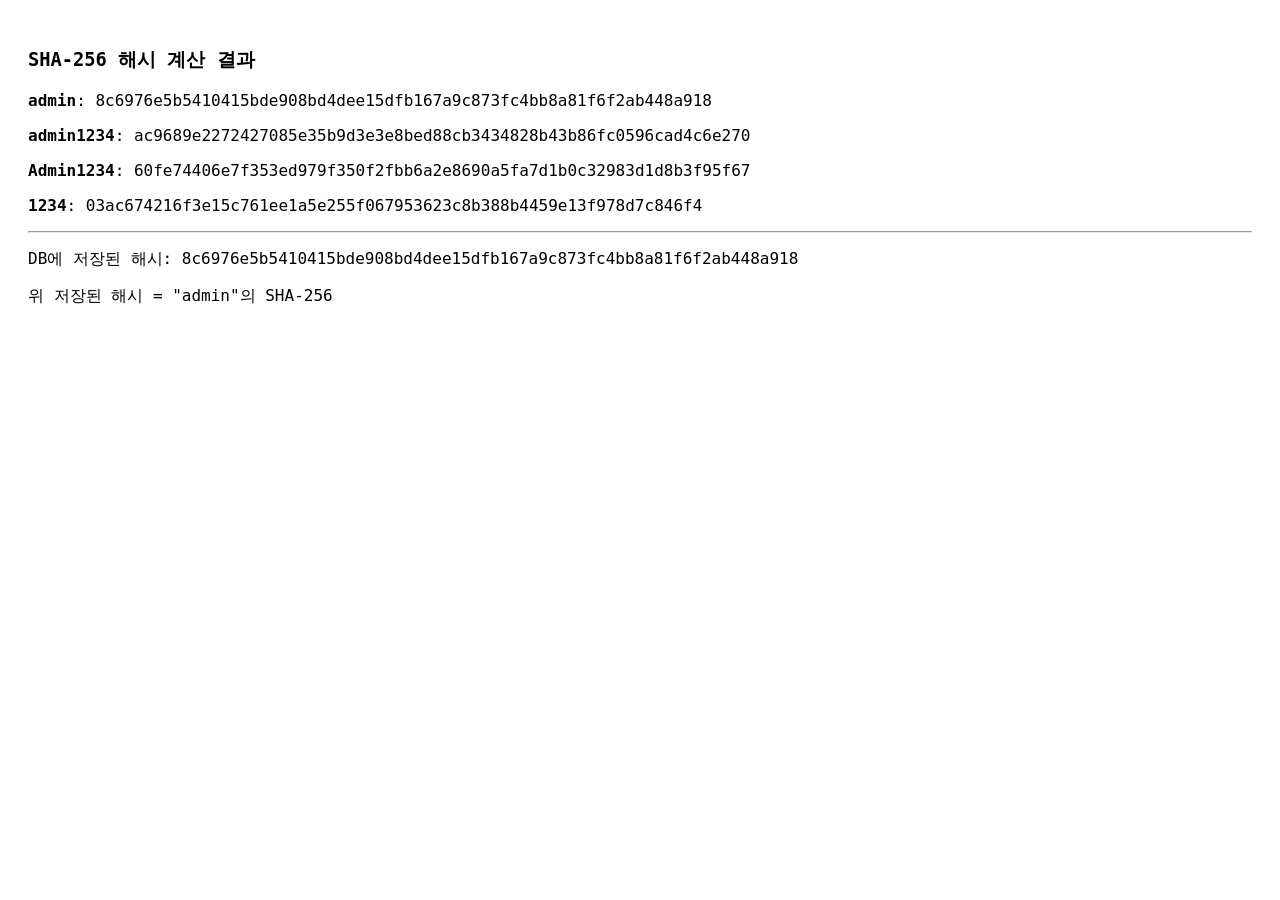
<file: hash-check.html>
<!DOCTYPE html>
<html>
<head><meta charset="UTF-8"/><title>Hash Check</title></head>
<body>
<div id="result" style="font-family:monospace;padding:20px;font-size:16px;"></div>
<script>
async function check() {
  const passwords = ['admin', 'admin1234', 'Admin1234', '1234'];
  const div = document.getElementById('result');
  div.innerHTML = '<h3>SHA-256 해시 계산 결과</h3>';
  
  for (const pw of passwords) {
    const msgBuffer = new TextEncoder().encode(pw);
    const hashBuffer = await window.crypto.subtle.digest('SHA-256', msgBuffer);
    const hashArray = Array.from(new Uint8Array(hashBuffer));
    const hash = hashArray.map(b => b.toString(16).padStart(2, '0')).join('');
    div.innerHTML += `<p><strong>${pw}</strong>: <code>${hash}</code></p>`;
  }
  
  // Currently stored hash
  div.innerHTML += '<hr/><p>DB에 저장된 해시: <code>8c6976e5b5410415bde908bd4dee15dfb167a9c873fc4bb8a81f6f2ab448a918</code></p>';
  div.innerHTML += '<p>위 저장된 해시 = "admin"의 SHA-256</p>';
}
check();
</script>
</body>
</html>
</file>
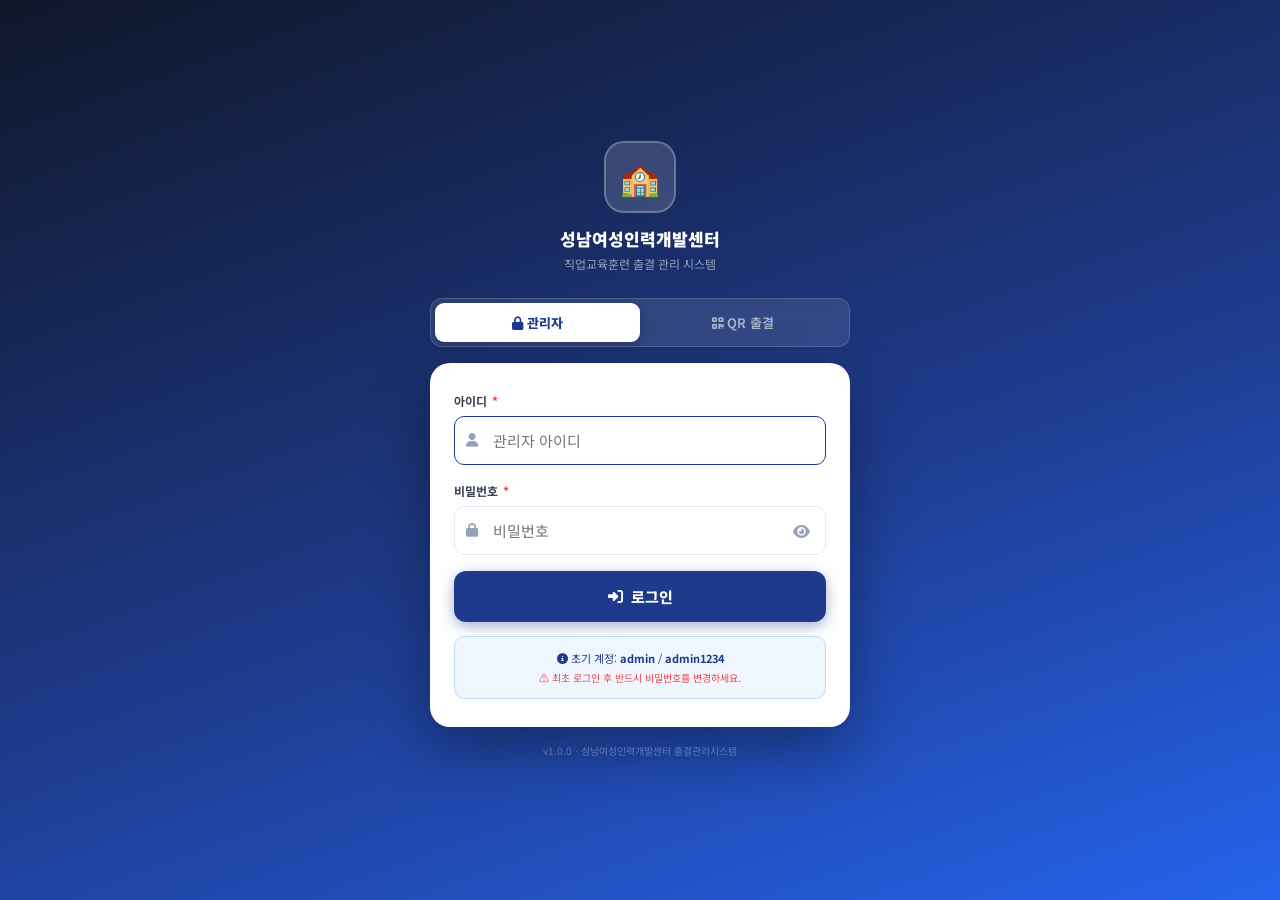
<file: holidays.html>
<!DOCTYPE html>
<html lang="ko">
<head>
  <meta charset="UTF-8"/>
  <meta name="viewport" content="width=device-width,initial-scale=1"/>
  <title>공휴일 관리 - 성남여성인력개발센터</title>
  <link rel="stylesheet" href="css/style.css"/>
  <link rel="preconnect" href="https://fonts.googleapis.com"/>
  <link href="https://fonts.googleapis.com/css2?family=Noto+Sans+KR:wght@400;500;600;700;800&display=swap" rel="stylesheet"/>
  <link rel="stylesheet" href="https://cdn.jsdelivr.net/npm/@fortawesome/fontawesome-free@6.4.0/css/all.min.css"/>
</head>
<body>
<div class="app-layout">
  <aside class="sidebar" id="sidebar">
    <div class="sidebar-logo">
      <div class="logo-icon"><span>🏫</span></div>
      <div><div class="logo-text">성남여성인력개발센터</div><div class="logo-sub">출결관리시스템</div></div>
    </div>
    <nav class="sidebar-nav">
      <div class="nav-section">메인</div>
      <a href="index.html" class="nav-item"><i class="fa fa-home"></i> 대시보드</a>
      <a href="courses.html" class="nav-item"><i class="fa fa-book"></i> 과정 관리</a>
      <a href="participants.html" class="nav-item"><i class="fa fa-users"></i> 참여자 관리</a>
      <div class="nav-section">출결</div>
      <a href="qr-admin.html" class="nav-item"><i class="fa fa-qrcode"></i> QR 코드 발급</a>
      <a href="attendance.html" class="nav-item"><i class="fa fa-calendar-check"></i> 출결 현황</a>
      <div class="nav-section">보고서</div>
      <a href="report.html" class="nav-item"><i class="fa fa-chart-bar"></i> 리포트/다운로드</a>
      <a href="audit-log.html" class="nav-item"><i class="fa fa-history"></i> 감사 로그</a>
      <div class="nav-section">시스템</div>
      <a href="settings.html" class="nav-item"><i class="fa fa-cog"></i> 시스템 설정</a>
      <a href="holidays.html" class="nav-item active"><i class="fa fa-calendar-xmark"></i> 공휴일 관리</a>
    </nav>
    <div class="sidebar-footer">
      <div id="sidebarUser" style="margin-bottom:8px;font-weight:600;"></div>
      <a href="#" onclick="doLogout()" style="color:rgba(255,255,255,.6);font-size:11px;"><i class="fa fa-sign-out-alt"></i> 로그아웃</a>
    </div>
  </aside>

  <div class="main-content">
    <header class="top-header">
      <span class="page-title"><i class="fa fa-calendar-xmark" style="color:#1e3a8a;"></i> 공휴일 관리</span>
      <div class="header-actions">
        <button class="btn btn-primary" onclick="openAddHoliday()"><i class="fa fa-plus"></i> 공휴일 추가</button>
      </div>
    </header>

    <main class="page-body fade-in">
      <div class="alert alert-info mb-4">
        <i class="fa fa-info-circle"></i>
        공휴일/대체휴일/근로자의날은 교육일 자동 생성 시 제외됩니다. 과정 생성 전 반드시 최신 공휴일을 확인하세요.
        <strong>2025~2026년 공휴일이 기본 탑재</strong>되어 있습니다.
      </div>

      <div class="filter-bar">
        <select class="form-control" id="yearFilter" style="width:120px;" onchange="loadHolidays()">
          <option value="2025">2025년</option>
          <option value="2026">2026년</option>
          <option value="2027">2027년</option>
        </select>
        <select class="form-control" id="typeFilter" style="width:140px;" onchange="filterHolidays()">
          <option value="">전체 유형</option>
          <option value="공휴일">공휴일</option>
          <option value="대체휴일">대체휴일</option>
          <option value="근로자의날">근로자의날</option>
        </select>
        <button class="btn btn-secondary" onclick="loadHolidays()"><i class="fa fa-refresh"></i> 새로고침</button>
      </div>

      <div class="card">
        <div class="card-header">
          <i class="fa fa-calendar" style="color:#1e3a8a;"></i><h3>공휴일 목록</h3>
          <span id="hCount" class="badge badge-secondary" style="margin-left:auto;"></span>
        </div>
        <div class="table-wrapper" style="border-radius:0 0 12px 12px;border:none;">
          <table class="data-table">
            <thead>
              <tr><th>날짜</th><th>요일</th><th>공휴일명</th><th>유형</th><th>출처</th><th></th></tr>
            </thead>
            <tbody id="hTableBody">
              <tr><td colspan="6" class="text-center" style="padding:40px;color:#94a3b8;"><i class="fa fa-spinner fa-spin"></i></td></tr>
            </tbody>
          </table>
        </div>
      </div>
    </main>
  </div>
</div>

<!-- Add Holiday Modal -->
<div class="modal-overlay" id="addHolidayModal">
  <div class="modal">
    <div class="modal-header">
      <h3 id="hModalTitle">공휴일 추가</h3>
      <button class="modal-close" onclick="closeModal('addHolidayModal')">✕</button>
    </div>
    <div class="modal-body">
      <div class="form-row">
        <div class="form-group">
          <label class="form-label required">날짜</label>
          <input type="date" id="hDate" class="form-control"/>
        </div>
        <div class="form-group">
          <label class="form-label required">공휴일명</label>
          <input type="text" id="hName" class="form-control" placeholder="예: 어린이날"/>
        </div>
      </div>
      <div class="form-group">
        <label class="form-label required">유형</label>
        <select id="hType" class="form-control">
          <option value="공휴일">공휴일</option>
          <option value="대체휴일">대체휴일</option>
          <option value="근로자의날">근로자의날</option>
        </select>
      </div>
    </div>
    <div class="modal-footer">
      <button class="btn btn-secondary" onclick="closeModal('addHolidayModal')">취소</button>
      <button class="btn btn-primary" onclick="saveHoliday()"><i class="fa fa-save"></i> 저장</button>
    </div>
  </div>
</div>

<script src="js/config.js"></script>
<script src="js/utils.js"></script>
<script>
const adminSession = requireAuth();
if (!adminSession) throw new Error();
document.getElementById('sidebarUser').textContent = `${adminSession.name} (관리자)`;
let allHolidays = [], editHolidayId = null;

function doLogout() { if (confirm('로그아웃?')) { clearAuthSession(); window.location.href='login.html'; } }

// Set current year
document.getElementById('yearFilter').value = new Date().getFullYear().toString();

async function loadHolidays() {
  const year = parseInt(document.getElementById('yearFilter').value);
  const allH = await apiGetAll('holidays');
  allHolidays = allH.filter(h => h.year == year || (!h.year && h.date?.startsWith(year))).sort((a,b)=>a.date.localeCompare(b.date));
  // Reset holiday cache
  resetHolidaySet();
  filterHolidays();
}

function filterHolidays() {
  const typeF = document.getElementById('typeFilter').value;
  const filtered = typeF ? allHolidays.filter(h => h.type === typeF) : allHolidays;
  document.getElementById('hCount').textContent = filtered.length + '일';

  const typeColors = { '공휴일': '#ef4444', '대체휴일': '#f97316', '근로자의날': '#3b82f6' };
  const tbody = document.getElementById('hTableBody');

  if (!filtered.length) {
    tbody.innerHTML = '<tr><td colspan="6" class="text-center" style="padding:40px;color:#94a3b8;">공휴일 없음</td></tr>';
    return;
  }

  tbody.innerHTML = filtered.map(h => {
    const color = typeColors[h.type] || '#64748b';
    return `<tr>
      <td><strong>${h.date}</strong></td>
      <td>${getDayOfWeekKR(h.date)}요일</td>
      <td>${escapeHtml(h.name)}</td>
      <td><span class="badge" style="background:${color}22;color:${color};">${h.type}</span></td>
      <td style="font-size:11px;color:#94a3b8;">${h.source || '-'}</td>
      <td>
        <div style="display:flex;gap:4px;">
          <button class="btn btn-secondary btn-sm" onclick="editHoliday('${h.id}')"><i class="fa fa-edit"></i></button>
          <button class="btn btn-danger btn-sm" onclick="deleteHoliday('${h.id}','${escapeHtml(h.name)}')"><i class="fa fa-trash"></i></button>
        </div>
      </td>
    </tr>`;
  }).join('');
}

function openAddHoliday() {
  editHolidayId = null;
  document.getElementById('hModalTitle').textContent = '공휴일 추가';
  document.getElementById('hDate').value = '';
  document.getElementById('hName').value = '';
  document.getElementById('hType').value = '공휴일';
  openModal('addHolidayModal');
}

function editHoliday(id) {
  editHolidayId = id;
  const h = allHolidays.find(h => h.id === id);
  if (!h) return;
  document.getElementById('hModalTitle').textContent = '공휴일 수정';
  document.getElementById('hDate').value = h.date;
  document.getElementById('hName').value = h.name;
  document.getElementById('hType').value = h.type;
  openModal('addHolidayModal');
}

async function saveHoliday() {
  const date = document.getElementById('hDate').value;
  const name = document.getElementById('hName').value.trim();
  const type = document.getElementById('hType').value;
  if (!date || !name) { showToast('날짜와 공휴일명을 입력하세요.', 'warning'); return; }
  const year = parseInt(date.substring(0,4));
  const data = { date, name, type, year, source: 'manual', fetchedAt: new Date().toISOString() };

  try {
    if (editHolidayId) {
      await apiPut('holidays', editHolidayId, { ...data, id: editHolidayId });
      await writeAuditLog({ actorId: adminSession.id, actorName: adminSession.name, action: 'UPDATE_HOLIDAY', entityType: 'holiday', entityId: editHolidayId, after: data, reason: '공휴일 수정' });
      showToast('수정되었습니다.', 'success');
    } else {
      await apiPost('holidays', { ...data, id: generateUUID() });
      showToast('추가되었습니다.', 'success');
    }
    resetHolidaySet();
    closeModal('addHolidayModal');
    loadHolidays();
  } catch (err) {
    showToast('저장 실패: ' + err.message, 'error');
  }
}

async function deleteHoliday(id, name) {
  if (!confirm(`"${name}"을 공휴일에서 삭제하시겠습니까?`)) return;
  await apiDelete('holidays', id);
  resetHolidaySet();
  showToast('삭제되었습니다.', 'success');
  loadHolidays();
}

function escapeHtml(s) { return String(s||'').replace(/[&<>"']/g, c=>({'&':'&amp;','<':'&lt;','>':'&gt;','"':'&quot;',"'":'&#39;'}[c])); }
loadHolidays();
</script>
</body>
</html>
</file>
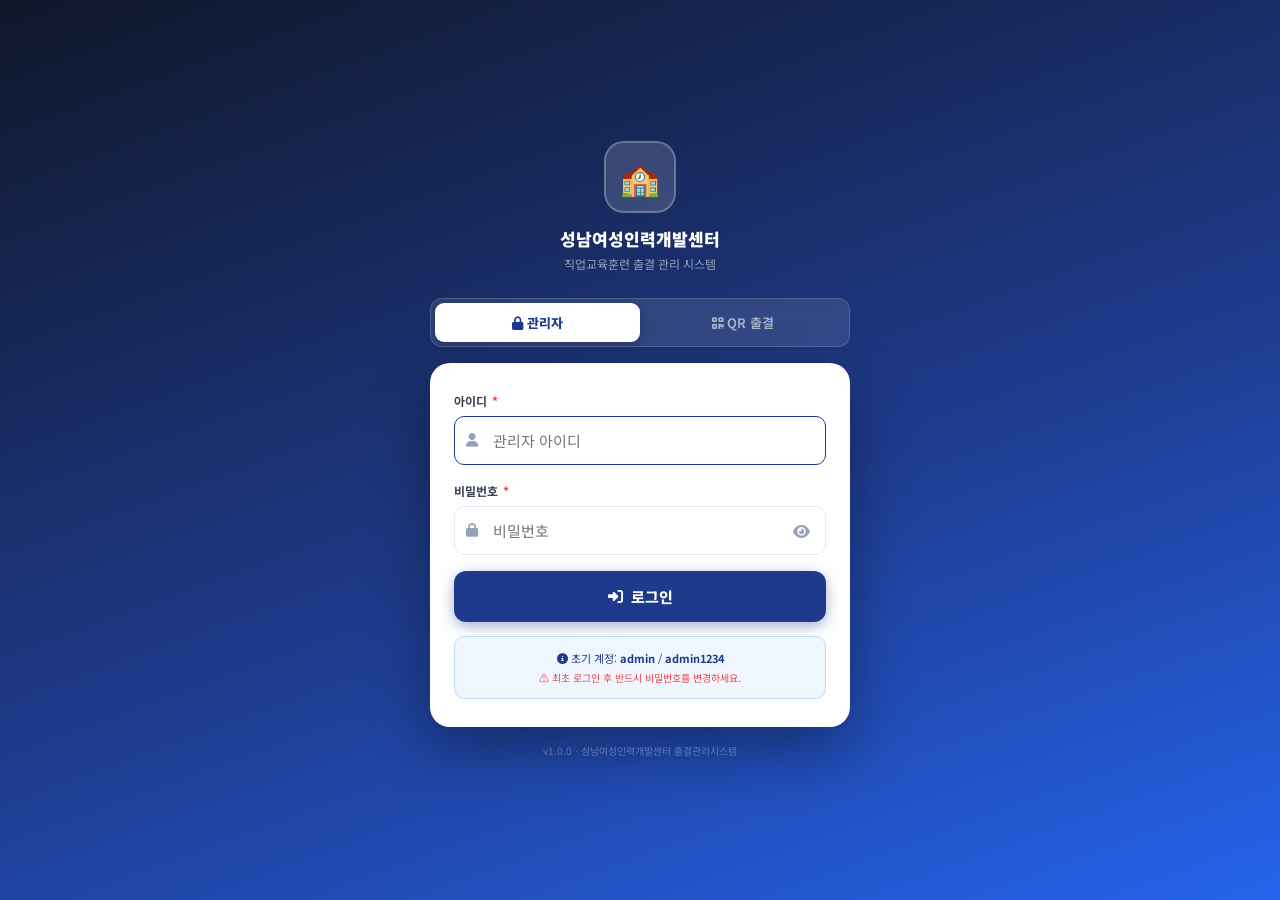
<file: login.html>
<!DOCTYPE html>
<html lang="ko">
<head>
  <meta charset="UTF-8"/>
  <meta name="viewport" content="width=device-width,initial-scale=1,maximum-scale=1,user-scalable=no"/>
  <title>로그인 - 성남여성인력개발센터 출결시스템</title>
  <link rel="manifest" href="manifest.json"/>
  <meta name="apple-mobile-web-app-capable" content="yes"/>
  <meta name="apple-mobile-web-app-status-bar-style" content="black-translucent"/>
  <meta name="theme-color" content="#1e3a8a"/>
  <link rel="preconnect" href="https://fonts.googleapis.com"/>
  <link href="https://fonts.googleapis.com/css2?family=Noto+Sans+KR:wght@400;500;600;700;800;900&display=swap" rel="stylesheet"/>
  <link rel="stylesheet" href="https://cdn.jsdelivr.net/npm/@fortawesome/fontawesome-free@6.4.0/css/all.min.css"/>
  <link rel="stylesheet" href="css/style.css"/>
  <style>
    /* ── 모바일 우선 로그인 레이아웃 ── */
    *, *::before, *::after { box-sizing: border-box; }

    body {
      min-height: 100dvh;
      background: linear-gradient(160deg, #0f172a 0%, #1e3a8a 55%, #2563eb 100%);
      display: flex; align-items: center; justify-content: center;
      padding: 16px;
      font-family: 'Noto Sans KR', sans-serif;
    }

    .login-container {
      width: 100%; max-width: 420px;
    }

    /* 로고 영역 */
    .login-header {
      text-align: center; margin-bottom: 24px;
    }
    .login-logo-icon {
      width: 72px; height: 72px;
      background: rgba(255,255,255,.15);
      backdrop-filter: blur(8px);
      border: 2px solid rgba(255,255,255,.25);
      border-radius: 20px;
      display: flex; align-items: center; justify-content: center;
      margin: 0 auto 14px;
      font-size: 32px;
    }
    .login-header h1 {
      font-size: 17px; font-weight: 900; color: white;
      line-height: 1.4;
    }
    .login-header p {
      font-size: 12px; color: rgba(255,255,255,.55); margin-top: 4px;
    }

    /* 탭 */
    .tab-switch {
      display: flex; background: rgba(255,255,255,.1);
      backdrop-filter: blur(6px);
      border-radius: 12px; padding: 4px; margin-bottom: 16px;
      border: 1px solid rgba(255,255,255,.15);
    }
    .tab-switch button {
      flex: 1; padding: 10px 8px; border: none; background: none;
      font-size: 13px; font-weight: 600; color: rgba(255,255,255,.6);
      border-radius: 9px; cursor: pointer; transition: all .2s;
      font-family: 'Noto Sans KR', sans-serif;
    }
    .tab-switch button.active {
      background: white; color: #1e3a8a; font-weight: 800;
      box-shadow: 0 2px 8px rgba(0,0,0,.2);
    }

    /* 메인 카드 */
    .login-card {
      background: white; border-radius: 20px;
      padding: 28px 24px;
      box-shadow: 0 24px 60px rgba(0,0,0,.35);
    }

    /* 입력 필드 */
    .field-group { margin-bottom: 16px; }
    .field-label {
      display: block; font-size: 12px; font-weight: 700;
      color: #374151; margin-bottom: 6px;
    }
    .field-label .req { color: #ef4444; margin-left: 2px; }
    .field-input-wrap { position: relative; }
    .field-icon {
      position: absolute; left: 12px; top: 50%; transform: translateY(-50%);
      color: #94a3b8; font-size: 14px; pointer-events: none;
    }
    .field-input {
      width: 100%; padding: 13px 14px 13px 38px;
      border: 1.5px solid #e2e8f0; border-radius: 10px;
      font-size: 15px; font-family: 'Noto Sans KR', sans-serif;
      color: #1e293b; outline: none; transition: border-color .2s;
      -webkit-appearance: none;
    }
    .field-input:focus { border-color: #1e3a8a; }
    .field-input.no-icon { padding-left: 14px; }
    .pw-toggle {
      position: absolute; right: 10px; top: 50%; transform: translateY(-50%);
      background: none; border: none; color: #94a3b8; padding: 4px 6px;
      cursor: pointer; font-size: 15px;
    }

    /* 에러 */
    .field-error {
      display: none; align-items: center; gap: 6px;
      background: #fff1f2; border: 1px solid #fca5a5;
      border-radius: 8px; padding: 10px 12px;
      font-size: 12px; color: #dc2626; margin-bottom: 12px;
    }
    .field-error.show { display: flex; }

    /* 버튼 */
    .btn-login {
      width: 100%; padding: 15px; border: none; border-radius: 12px;
      background: #1e3a8a; color: white;
      font-size: 15px; font-weight: 800;
      cursor: pointer; transition: all .2s;
      display: flex; align-items: center; justify-content: center; gap: 8px;
      font-family: 'Noto Sans KR', sans-serif;
      box-shadow: 0 4px 14px rgba(30,58,138,.4);
    }
    .btn-login:active { transform: scale(.98); }
    .btn-login:disabled { opacity: .65; cursor: not-allowed; }
    .btn-login.participant {
      background: linear-gradient(135deg, #7c3aed, #4f46e5);
      box-shadow: 0 4px 14px rgba(79,70,229,.4);
    }

    /* 힌트 박스 */
    .hint-box {
      margin-top: 14px; padding: 12px 14px;
      background: #eff6ff; border: 1px solid #bfdbfe;
      border-radius: 10px; font-size: 11px; color: #1e3a8a;
      text-align: center; line-height: 1.7;
    }
    .hint-box .warn { color: #ef4444; font-size: 10px; }

    /* 참여자 섹션 아이콘 */
    .participant-icon-wrap {
      text-align: center; margin-bottom: 20px;
    }
    .participant-icon {
      width: 72px; height: 72px;
      background: linear-gradient(135deg, #ede9fe, #ddd6fe);
      border-radius: 18px;
      display: flex; align-items: center; justify-content: center;
      margin: 0 auto 12px;
    }
    .participant-icon i { font-size: 32px; color: #7c3aed; }
    .participant-icon-wrap p {
      font-size: 13px; color: #475569; line-height: 1.7;
    }

    /* 생년월일 입력 안내 */
    .birth-hint {
      font-size: 10px; color: #94a3b8; margin-top: 4px;
    }

    /* 스피너 */
    .spinner-sm {
      display: inline-block; width: 16px; height: 16px;
      border: 2px solid rgba(255,255,255,.3);
      border-top-color: white; border-radius: 50%;
      animation: spin .7s linear infinite;
    }
    @keyframes spin { to { transform: rotate(360deg); } }

    /* 버전 */
    .login-version {
      text-align: center; margin-top: 16px;
      font-size: 10px; color: rgba(255,255,255,.3);
    }

    /* 태블릿/PC에서는 기존 .login-wrap 스타일 유지 */
    @media (min-width: 768px) {
      body { padding: 40px 24px; }
    }
  </style>
</head>
<body>

<div class="login-container">

  <!-- 로고 -->
  <div class="login-header">
    <div class="login-logo-icon">🏫</div>
    <h1>성남여성인력개발센터</h1>
    <p>직업교육훈련 출결 관리 시스템</p>
  </div>

  <!-- 탭 전환 -->
  <div class="tab-switch">
    <button id="btnTabAdmin" class="active" onclick="switchTab('admin')">
      <i class="fa fa-lock"></i> 관리자
    </button>
    <button id="btnTabParticipant" onclick="switchTab('participant')">
      <i class="fa fa-qrcode"></i> QR 출결
    </button>
  </div>

  <!-- ── 관리자 로그인 ── -->
  <div class="login-card" id="adminCard">
    <form id="adminLoginForm" onsubmit="doAdminLogin(event)" autocomplete="on">
      <div class="field-group">
        <label class="field-label" for="adminId">아이디 <span class="req">*</span></label>
        <div class="field-input-wrap">
          <i class="fa fa-user field-icon"></i>
          <input type="text" id="adminId" class="field-input"
            placeholder="관리자 아이디"
            required autocomplete="username"
            inputmode="text"/>
        </div>
      </div>

      <div class="field-group">
        <label class="field-label" for="adminPw">비밀번호 <span class="req">*</span></label>
        <div class="field-input-wrap">
          <i class="fa fa-lock field-icon"></i>
          <input type="password" id="adminPw" class="field-input"
            placeholder="비밀번호"
            required autocomplete="current-password"/>
          <button type="button" class="pw-toggle" onclick="togglePw()">
            <i class="fa fa-eye" id="pwEyeIcon"></i>
          </button>
        </div>
      </div>

      <div class="field-error" id="adminLoginError">
        <i class="fa fa-circle-exclamation"></i>
        <span id="adminLoginErrMsg">아이디 또는 비밀번호가 올바르지 않습니다.</span>
      </div>

      <button type="submit" class="btn-login" id="adminLoginBtn">
        <i class="fa fa-sign-in-alt"></i> 로그인
      </button>
    </form>

    <div class="hint-box">
      <i class="fa fa-circle-info"></i>
      초기 계정: <strong>admin</strong> / <strong>admin1234</strong><br/>
      <span class="warn">⚠️ 최초 로그인 후 반드시 비밀번호를 변경하세요.</span>
    </div>
  </div>

  <!-- ── 참여자 QR 출결 ── -->
  <div class="login-card" id="participantCard" style="display:none;">
    <div class="participant-icon-wrap">
      <div class="participant-icon">
        <i class="fa fa-camera"></i>
      </div>
      <p>이름과 생년월일을 입력하면<br/>QR 카메라 출결 화면으로 이동합니다.</p>
    </div>

    <form id="participantLoginForm" onsubmit="doParticipantLogin(event)" autocomplete="on">
      <div class="field-group">
        <label class="field-label" for="pName">성명 <span class="req">*</span></label>
        <div class="field-input-wrap">
          <i class="fa fa-user field-icon"></i>
          <input type="text" id="pName" class="field-input"
            placeholder="이름을 입력하세요"
            required autocomplete="name"
            inputmode="text"/>
        </div>
      </div>

      <div class="field-group">
        <label class="field-label" for="pBirth">생년월일 <span class="req">*</span></label>
        <div class="field-input-wrap">
          <i class="fa fa-calendar field-icon"></i>
          <input type="text" id="pBirth" class="field-input"
            placeholder="예: 1990-01-15"
            required
            pattern="\d{4}-\d{2}-\d{2}"
            inputmode="numeric"
            autocomplete="bday"
            maxlength="10"/>
        </div>
        <div class="birth-hint">YYYY-MM-DD 형식 (숫자만 입력하면 자동 변환)</div>
      </div>

      <div class="field-error" id="pLoginError">
        <i class="fa fa-circle-exclamation"></i>
        <span id="pLoginErrMsg">정보를 확인할 수 없습니다.</span>
      </div>

      <button type="submit" class="btn-login participant" id="pLoginBtn">
        <i class="fa fa-camera"></i> QR 출결 시작
      </button>
    </form>
  </div>

  <p class="login-version">v1.0.0 · 성남여성인력개발센터 출결관리시스템</p>
</div>

<script src="js/config.js"></script>
<script src="js/utils.js"></script>
<script>
// ── 탭 전환 ──────────────────────────────────────────────────────
function switchTab(tab) {
  const isAdmin = tab === 'admin';
  document.getElementById('btnTabAdmin').classList.toggle('active', isAdmin);
  document.getElementById('btnTabParticipant').classList.toggle('active', !isAdmin);
  document.getElementById('adminCard').style.display       = isAdmin ? 'block' : 'none';
  document.getElementById('participantCard').style.display = isAdmin ? 'none'  : 'block';
  // 포커스
  setTimeout(() => {
    document.getElementById(isAdmin ? 'adminId' : 'pName').focus();
  }, 50);
}

// ── 비밀번호 보기/숨기기 ──────────────────────────────────────────
function togglePw() {
  const inp = document.getElementById('adminPw');
  const icon = document.getElementById('pwEyeIcon');
  if (inp.type === 'password') { inp.type = 'text'; icon.className = 'fa fa-eye-slash'; }
  else                         { inp.type = 'password'; icon.className = 'fa fa-eye'; }
}

// ── 생년월일 자동 하이픈 삽입 ────────────────────────────────────
document.getElementById('pBirth').addEventListener('input', function(e) {
  let v = this.value.replace(/\D/g, '');
  if (v.length >= 5)      v = v.substring(0,4) + '-' + v.substring(4);
  if (v.length >= 8)      v = v.substring(0,7) + '-' + v.substring(7);
  if (v.length > 10)      v = v.substring(0,10);
  this.value = v;
});

// ── 초기화 ────────────────────────────────────────────────────────
window.addEventListener('DOMContentLoaded', async () => {
  // 이미 로그인된 경우 리디렉션
  const session = getAuthSession();
  if (session) {
    if (session.role === 'admin' || session.role === 'staff') {
      window.location.href = 'index.html';
    } else {
      window.location.href = 'qr-check.html';
    }
    return;
  }

  // URL 파라미터 처리: ?tab=participant 이면 참여자 탭 자동 선택
  const params = new URLSearchParams(window.location.search);
  if (params.get('tab') === 'participant') {
    switchTab('participant');
  } else {
    document.getElementById('adminId').focus();
    // 관리자 계정 없으면 자동 생성 (백그라운드)
    ensureAdminExists();
  }
});

// ── 초기 관리자 자동 생성 ────────────────────────────────────────
function _sbH() {
  return {
    'Content-Type': 'application/json',
    'apikey': SUPABASE_ANON,
    'Authorization': `Bearer ${SUPABASE_ANON}`,
    'Prefer': 'return=representation'
  };
}
function _sbU(table, q='') {
  return `${SUPABASE_URL}/rest/v1/${table}${q ? '?'+q : ''}`;
}

async function ensureAdminExists() {
  try {
    const res = await fetch(_sbU('admin_users','deleted=eq.false&active=eq.true&limit=1'), { headers: _sbH() });
    if (!res.ok) return;
    const users = await res.json();
    if (!Array.isArray(users) || users.length === 0) {
      const hash = await sha256('admin1234');
      await fetch(_sbU('admin_users'), {
        method: 'POST',
        headers: _sbH(),
        body: JSON.stringify({
          id: 'admin-' + Date.now(),
          username: 'admin',
          passwordhash: hash,
          name: '관리자',
          role: 'admin',
          active: true,
          deleted: false,
          lastloginat: ''
        })
      });
      console.log('✅ 초기 관리자 계정 생성 완료 (admin/admin1234)');
    }
  } catch(e) {
    console.warn('관리자 초기화 실패:', e);
  }
}

// ── 관리자 로그인 ────────────────────────────────────────────────
async function doAdminLogin(e) {
  e.preventDefault();
  const btn    = document.getElementById('adminLoginBtn');
  const errDiv = document.getElementById('adminLoginError');
  const errMsg = document.getElementById('adminLoginErrMsg');
  errDiv.classList.remove('show');

  const username = document.getElementById('adminId').value.trim();
  const password = document.getElementById('adminPw').value;
  if (!username || !password) return;

  btn.disabled = true;
  btn.innerHTML = '<span class="spinner-sm"></span> 확인 중...';

  try {
    await ensureAdminExists();

    const hash = await sha256(password);
    const adminRes = await fetch(_sbU('admin_users','deleted=eq.false&active=eq.true&limit=100'), { headers: _sbH() });
    if (!adminRes.ok) throw new Error('admin_users 조회 실패: ' + adminRes.status);
    const users = await adminRes.json();

    let user = users.find(u =>
      u.username === username &&
      (u.passwordhash === hash || u.passwordHash === hash) &&
      u.active !== false &&
      !u.deleted
    );

    // 해시 불일치 → admin 계정 자동 해시 재설정 (초기화 복구)
    if (!user) {
      const sameUser = users.find(u => u.username === username && u.active !== false && !u.deleted);
      if (sameUser && username === 'admin') {
        await fetch(_sbU('admin_users', `id=eq.${sameUser.id}`), {
          method: 'PATCH',
          headers: _sbH(),
          body: JSON.stringify({ passwordhash: hash })
        });
        user = { ...sameUser, passwordhash: hash };
      }
    }

    if (!user) {
      errMsg.textContent = '아이디 또는 비밀번호가 올바르지 않습니다.';
      errDiv.classList.add('show');
      btn.disabled = false;
      btn.innerHTML = '<i class="fa fa-sign-in-alt"></i> 로그인';
      return;
    }

    // 마지막 로그인 시간 업데이트
    fetch(_sbU('admin_users', `id=eq.${user.id}`), {
      method: 'PATCH',
      headers: _sbH(),
      body: JSON.stringify({ lastloginat: new Date().toISOString() })
    }).catch(() => {});

    setAuthSession({ id: user.id, username: user.username, name: user.name, role: user.role });
    window.location.href = 'index.html';

  } catch (err) {
    console.error('로그인 오류:', err);
    errMsg.textContent = '서버 오류가 발생했습니다. 잠시 후 다시 시도하세요.';
    errDiv.classList.add('show');
    btn.disabled = false;
    btn.innerHTML = '<i class="fa fa-sign-in-alt"></i> 로그인';
  }
}

// ── 참여자 로그인 ────────────────────────────────────────────────
async function doParticipantLogin(e) {
  e.preventDefault();
  const errDiv = document.getElementById('pLoginError');
  const errMsg = document.getElementById('pLoginErrMsg');
  const btn    = document.getElementById('pLoginBtn');
  errDiv.classList.remove('show');

  const rawName  = document.getElementById('pName').value;
  const rawBirth = document.getElementById('pBirth').value;
  const name  = rawName.replace(/[\s\u3000\u00A0\u200b]+/g, ' ').trim();
  const birth = rawBirth.replace(/[^\d]/g, '');

  if (!name || birth.length < 8) {
    errMsg.textContent = '이름과 생년월일을 올바르게 입력하세요.';
    errDiv.classList.add('show');
    return;
  }

  const birthFormatted = `${birth.substring(0,4)}-${birth.substring(4,6)}-${birth.substring(6,8)}`;

  btn.disabled = true;
  btn.innerHTML = '<span class="spinner-sm"></span> 확인 중...';

  try {
    const participants = await apiGetAll('participants');
    const active = participants.filter(pt => !pt.deleted);

    // 1차: 정확 일치
    let p = active.find(pt => pt.name === name && (pt.birthDate||pt.birthdate) === birthFormatted);
    // 2차: 이름 공백 무시
    if (!p) {
      const cn = name.replace(/\s+/g,'');
      p = active.find(pt => (pt.name||'').replace(/\s+/g,'') === cn && (pt.birthDate||pt.birthdate) === birthFormatted);
    }
    // 3차: 생년월일 숫자만
    if (!p) {
      const cn = name.replace(/\s+/g,'');
      p = active.find(pt =>
        (pt.name||'').replace(/\s+/g,'') === cn &&
        ((pt.birthDate||pt.birthdate||'').replace(/[^\d]/g,'')) === birth
      );
    }

    if (!p) {
      const nameOnly = active.filter(pt => (pt.name||'').replace(/\s+/g,'') === name.replace(/\s+/g,''));
      errMsg.textContent = nameOnly.length > 0
        ? '이름은 확인되었으나 생년월일이 일치하지 않습니다. 담당자에게 문의하세요.'
        : '등록된 참여자 정보를 찾을 수 없습니다. 담당자에게 문의하세요.';
      errDiv.classList.add('show');
      btn.disabled = false;
      btn.innerHTML = '<i class="fa fa-camera"></i> QR 출결 시작';
      return;
    }

    setAuthSession({ id: p.id, name: p.name, birthDate: p.birthDate, role: 'participant' });
    window.location.href = 'qr-check.html';

  } catch (err) {
    console.error('참여자 로그인 오류:', err);
    errMsg.textContent = '서버 오류가 발생했습니다. 잠시 후 다시 시도하세요.';
    errDiv.classList.add('show');
    btn.disabled = false;
    btn.innerHTML = '<i class="fa fa-camera"></i> QR 출결 시작';
  }
}
</script>
</body>
</html>
</file>
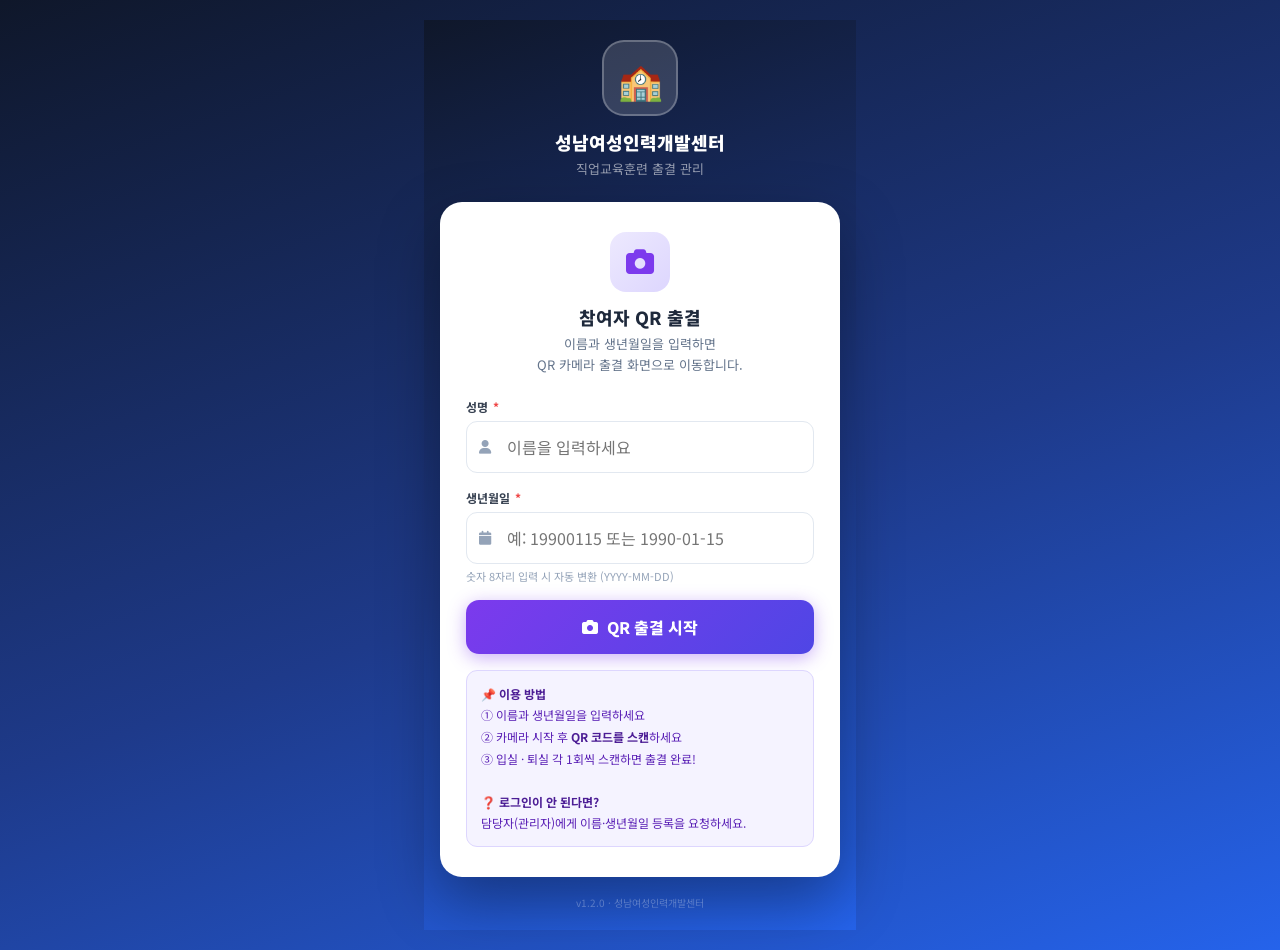
<file: participant-login.html>
<!DOCTYPE html>
<html lang="ko">
<head>
  <meta charset="UTF-8"/>
  <meta name="viewport" content="width=device-width,initial-scale=1,maximum-scale=1,user-scalable=no"/>
  <title>QR 출결 로그인 - 성남여성인력개발센터</title>
  <link rel="manifest" href="manifest.json"/>
  <meta name="apple-mobile-web-app-capable" content="yes"/>
  <meta name="apple-mobile-web-app-status-bar-style" content="black-translucent"/>
  <meta name="theme-color" content="#1e3a8a"/>
  <link rel="preconnect" href="https://fonts.googleapis.com"/>
  <link href="https://fonts.googleapis.com/css2?family=Noto+Sans+KR:wght@400;500;600;700;800;900&display=swap" rel="stylesheet"/>
  <link rel="stylesheet" href="https://cdn.jsdelivr.net/npm/@fortawesome/fontawesome-free@6.4.0/css/all.min.css"/>
  <style>
    *, *::before, *::after { box-sizing: border-box; margin: 0; padding: 0; }

    html, body {
      min-height: 100dvh;
      font-family: 'Noto Sans KR', sans-serif;
      background: linear-gradient(160deg, #0f172a 0%, #1e3a8a 55%, #2563eb 100%);
      display: flex; flex-direction: column;
      align-items: center; justify-content: center;
      padding: 20px 16px;
      -webkit-font-smoothing: antialiased;
    }

    .logo-wrap { text-align: center; margin-bottom: 24px; }
    .logo-icon {
      width: 76px; height: 76px;
      background: rgba(255,255,255,.15);
      border: 2px solid rgba(255,255,255,.25);
      border-radius: 22px;
      display: flex; align-items: center; justify-content: center;
      margin: 0 auto 14px; font-size: 36px;
    }
    .logo-wrap h1 { font-size: 18px; font-weight: 900; color: white; line-height: 1.4; }
    .logo-wrap p  { font-size: 13px; color: rgba(255,255,255,.55); margin-top: 4px; }

    .login-card {
      width: 100%; max-width: 400px;
      background: white; border-radius: 22px;
      padding: 30px 26px;
      box-shadow: 0 24px 60px rgba(0,0,0,.35);
    }
    .card-top { text-align: center; margin-bottom: 22px; }
    .card-icon {
      width: 60px; height: 60px;
      background: linear-gradient(135deg, #ede9fe, #ddd6fe);
      border-radius: 16px;
      display: flex; align-items: center; justify-content: center;
      margin: 0 auto 12px;
    }
    .card-icon i { font-size: 28px; color: #7c3aed; }
    .card-top h2 { font-size: 18px; font-weight: 800; color: #1e293b; }
    .card-top p  { font-size: 13px; color: #64748b; margin-top: 4px; line-height: 1.6; }

    .field { margin-bottom: 16px; }
    .field label { display: block; font-size: 12px; font-weight: 700; color: #374151; margin-bottom: 6px; }
    .field label .req { color: #ef4444; margin-left: 2px; }
    .input-wrap { position: relative; }
    .input-icon {
      position: absolute; left: 13px; top: 50%; transform: translateY(-50%);
      color: #94a3b8; font-size: 14px; pointer-events: none;
    }
    .field input {
      width: 100%; padding: 13px 14px 13px 40px;
      border: 1.5px solid #e2e8f0; border-radius: 11px;
      font-size: 16px; font-family: 'Noto Sans KR', sans-serif;
      color: #1e293b; outline: none; transition: border-color .2s;
      -webkit-appearance: none;
    }
    .field input:focus { border-color: #7c3aed; box-shadow: 0 0 0 3px rgba(124,58,237,.1); }
    .birth-hint { font-size: 11px; color: #94a3b8; margin-top: 4px; }

    .error-box {
      display: none; align-items: flex-start; gap: 8px;
      background: #fff1f2; border: 1px solid #fca5a5;
      border-radius: 10px; padding: 11px 13px;
      font-size: 12px; color: #dc2626;
      margin-bottom: 14px; line-height: 1.6;
    }
    .error-box.show { display: flex; }
    .error-box i { margin-top: 1px; flex-shrink: 0; }

    /* 성공 박스 */
    .success-box {
      display: none; align-items: flex-start; gap: 8px;
      background: #f0fdf4; border: 1px solid #86efac;
      border-radius: 10px; padding: 11px 13px;
      font-size: 12px; color: #16a34a;
      margin-bottom: 14px; line-height: 1.6;
    }
    .success-box.show { display: flex; }

    .btn-start {
      width: 100%; padding: 15px; border: none; border-radius: 13px;
      background: linear-gradient(135deg, #7c3aed, #4f46e5);
      color: white; font-size: 16px; font-weight: 800;
      cursor: pointer; transition: all .2s;
      display: flex; align-items: center; justify-content: center; gap: 9px;
      font-family: 'Noto Sans KR', sans-serif;
      box-shadow: 0 4px 18px rgba(124,58,237,.4);
    }
    .btn-start:active { transform: scale(.98); }
    .btn-start:disabled { opacity: .65; cursor: not-allowed; }

    .guide-box {
      margin-top: 16px; padding: 12px 14px;
      background: #f5f3ff; border: 1px solid #ddd6fe;
      border-radius: 11px; font-size: 12px; color: #5b21b6; line-height: 1.8;
    }
    .guide-box strong { color: #4c1d95; }

    .spinner-sm {
      display: inline-block; width: 17px; height: 17px;
      border: 2px solid rgba(255,255,255,.3);
      border-top-color: white; border-radius: 50%;
      animation: spin .7s linear infinite;
    }
    @keyframes spin { to { transform: rotate(360deg); } }

    .version { margin-top: 18px; font-size: 10px; color: rgba(255,255,255,.28); text-align: center; }
  </style>
</head>
<body>

  <div class="logo-wrap">
    <div class="logo-icon">🏫</div>
    <h1>성남여성인력개발센터</h1>
    <p>직업교육훈련 출결 관리</p>
  </div>

  <div class="login-card">
    <div class="card-top">
      <div class="card-icon"><i class="fa fa-camera"></i></div>
      <h2>참여자 QR 출결</h2>
      <p>이름과 생년월일을 입력하면<br/>QR 카메라 출결 화면으로 이동합니다.</p>
    </div>

    <form id="loginForm" onsubmit="doLogin(event)" autocomplete="on">

      <div class="field">
        <label for="pName">성명 <span class="req">*</span></label>
        <div class="input-wrap">
          <i class="fa fa-user input-icon"></i>
          <input type="text" id="pName" placeholder="이름을 입력하세요"
            required autocomplete="name" inputmode="text"/>
        </div>
      </div>

      <div class="field">
        <label for="pBirth">생년월일 <span class="req">*</span></label>
        <div class="input-wrap">
          <i class="fa fa-calendar input-icon"></i>
          <input type="text" id="pBirth"
            placeholder="예: 19900115 또는 1990-01-15"
            required inputmode="numeric" autocomplete="bday" maxlength="10"/>
        </div>
        <div class="birth-hint">숫자 8자리 입력 시 자동 변환 (YYYY-MM-DD)</div>
      </div>

      <div class="error-box" id="errBox">
        <i class="fa fa-circle-exclamation"></i>
        <span id="errMsg">정보를 확인할 수 없습니다.</span>
      </div>

      <div class="success-box" id="successBox">
        <i class="fa fa-circle-check"></i>
        <span id="successMsg">로그인 성공! 잠시 후 이동합니다...</span>
      </div>

      <button type="submit" class="btn-start" id="loginBtn">
        <i class="fa fa-camera"></i> QR 출결 시작
      </button>
    </form>

    <div class="guide-box">
      <strong>📌 이용 방법</strong><br/>
      ① 이름과 생년월일을 입력하세요<br/>
      ② 카메라 시작 후 <strong>QR 코드를 스캔</strong>하세요<br/>
      ③ 입실 · 퇴실 각 1회씩 스캔하면 출결 완료!<br/>
      <br/>
      <strong>❓ 로그인이 안 된다면?</strong><br/>
      담당자(관리자)에게 이름·생년월일 등록을 요청하세요.
    </div>
  </div>

  <p class="version">v1.2.0 · 성남여성인력개발센터</p>

<script src="js/config.js"></script>
<script src="js/utils.js"></script>
<script>
// ── 이미 로그인된 참여자 → qr-check로 바로 이동 ──────────────
(function() {
  const s = getAuthSession();
  if (s && s.role === 'participant') {
    const p = new URLSearchParams(window.location.search);
    if (p.get('token') && p.get('courseId')) {
      window.location.href = 'qr-check.html?' + p.toString();
    } else {
      window.location.href = 'qr-check.html';
    }
  }
})();

// ── 생년월일 자동 하이픈 삽입 ────────────────────────────────
document.getElementById('pBirth').addEventListener('input', function() {
  let v = this.value.replace(/\D/g, '');
  if (v.length > 8) v = v.substring(0, 8);
  if (v.length >= 5) v = v.substring(0,4) + '-' + v.substring(4);
  if (v.length >= 8) v = v.substring(0,7) + '-' + v.substring(7);
  this.value = v;
});

// ── 로그인 ────────────────────────────────────────────────────
async function doLogin(e) {
  e.preventDefault();
  const errBox     = document.getElementById('errBox');
  const errMsg     = document.getElementById('errMsg');
  const successBox = document.getElementById('successBox');
  const btn        = document.getElementById('loginBtn');

  errBox.classList.remove('show');
  successBox.classList.remove('show');

  // 이름 정규화
  const rawName  = document.getElementById('pName').value;
  const rawBirth = document.getElementById('pBirth').value;

  const name  = rawName.replace(/[\s\u3000\u00A0\u200b]+/g, ' ').trim();
  const birth = rawBirth.replace(/[^\d]/g, ''); // 숫자만

  if (!name) {
    showErr('이름을 입력하세요.');
    return;
  }
  if (birth.length < 8) {
    showErr('생년월일을 올바르게 입력하세요. (예: 19900115)');
    return;
  }

  // YYYY-MM-DD 포맷
  const birthFormatted = `${birth.substring(0,4)}-${birth.substring(4,6)}-${birth.substring(6,8)}`;

  btn.disabled = true;
  btn.innerHTML = '<span class="spinner-sm"></span> 확인 중...';

  try {
    // ── 참여자 전체 조회 ──────────────────────────────────
    let participants = [];
    try {
      participants = await apiGetAll('participants');
    } catch(fetchErr) {
      console.error('participants 조회 오류:', fetchErr);
      showErr('서버 연결에 실패했습니다. 잠시 후 다시 시도하세요.');
      resetBtn();
      return;
    }

    // 삭제되지 않은 참여자만
    const active = participants.filter(pt => !pt.deleted);

    console.log(`[로그인] 전체 참여자: ${participants.length}명, 활성: ${active.length}명`);
    console.log(`[로그인] 입력값 - 이름: "${name}", 생년월일: "${birthFormatted}"`);

    // ── 1차: 정확 일치 ───────────────────────────────────
    let found = active.find(pt =>
      pt.name === name && pt.birthDate === birthFormatted
    );

    // ── 2차: 이름 공백 무시 ──────────────────────────────
    if (!found) {
      const cleanName = name.replace(/\s+/g, '');
      found = active.find(pt =>
        (pt.name || '').replace(/\s+/g, '') === cleanName &&
        pt.birthDate === birthFormatted
      );
    }

    // ── 3차: 생년월일 숫자만 비교 ───────────────────────
    if (!found) {
      const cleanName = name.replace(/\s+/g, '');
      found = active.find(pt =>
        (pt.name || '').replace(/\s+/g, '') === cleanName &&
        (pt.birthDate || '').replace(/[^\d]/g, '') === birth
      );
    }

    // ── 4차: 이름 소문자·전각→반각 변환 후 비교 ─────────
    if (!found) {
      const normName = normStr(name);
      found = active.find(pt =>
        normStr(pt.name || '') === normName &&
        (pt.birthDate || '').replace(/[^\d]/g, '') === birth
      );
    }

    if (!found) {
      // 이름만 일치하는 경우 확인 (디버깅 힌트)
      const nameOnly = active.filter(pt =>
        (pt.name || '').replace(/\s+/g, '') === name.replace(/\s+/g, '')
      );
      console.log(`[로그인 실패] 이름만 일치: ${nameOnly.length}명`);
      if (nameOnly.length > 0) {
        console.log('[로그인 실패] DB 생년월일:', nameOnly.map(p => p.birthDate));
        showErr('이름은 확인되었으나 생년월일이 일치하지 않습니다.\n담당자에게 등록 정보를 확인해 주세요.');
      } else {
        showErr('등록된 참여자 정보를 찾을 수 없습니다.\n담당자에게 이름·생년월일 등록을 요청하세요.');
      }
      resetBtn();
      return;
    }

    // ── 로그인 성공 ──────────────────────────────────────
    console.log('[로그인 성공]', found.name, found.birthDate);
    setAuthSession({
      id:        found.id,
      name:      found.name,
      birthDate: found.birthDate,
      role:      'participant'
    });

    document.getElementById('successBox').querySelector('#successMsg').textContent =
      `${found.name}님 확인! 출결 화면으로 이동합니다...`;
    successBox.classList.add('show');

    // QR 파라미터가 URL에 있으면 함께 전달
    const qrParams = new URLSearchParams(window.location.search);
    setTimeout(() => {
      if (qrParams.get('token') && qrParams.get('courseId')) {
        window.location.href = 'qr-check.html?' + qrParams.toString();
      } else {
        window.location.href = 'qr-check.html';
      }
    }, 800);

  } catch (err) {
    console.error('로그인 처리 중 오류:', err);
    showErr('오류가 발생했습니다: ' + (err.message || '알 수 없는 오류'));
    resetBtn();
  }
}

// 문자열 정규화 (전각→반각, 소문자, 공백제거)
function normStr(s) {
  return s
    .replace(/[\s\u3000\u00A0\u200b]+/g, '')
    .replace(/[Ａ-Ｚａ-ｚ０-９]/g, c => String.fromCharCode(c.charCodeAt(0) - 0xFEE0))
    .toLowerCase();
}

function showErr(msg) {
  document.getElementById('errMsg').textContent = msg;
  document.getElementById('errBox').classList.add('show');
}

function resetBtn() {
  const btn = document.getElementById('loginBtn');
  btn.disabled = false;
  btn.innerHTML = '<i class="fa fa-camera"></i> QR 출결 시작';
}
</script>
</body>
</html>
</file>
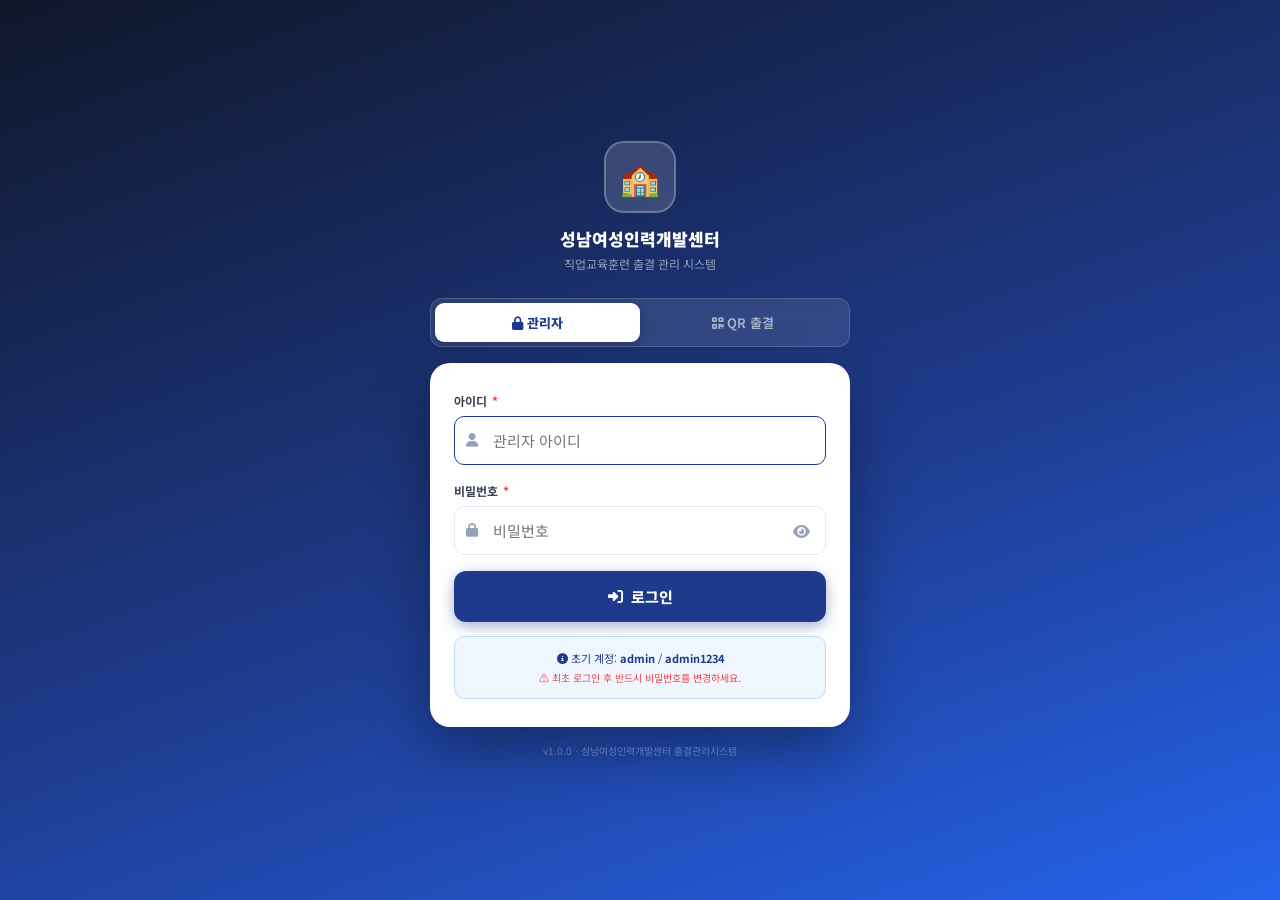
<file: participants.html>
<!DOCTYPE html>
<html lang="ko">
<head>
  <meta charset="UTF-8"/>
  <meta name="viewport" content="width=device-width,initial-scale=1"/>
  <title>참여자 관리 - 성남여성인력개발센터</title>
  <link rel="stylesheet" href="css/style.css"/>
  <link rel="preconnect" href="https://fonts.googleapis.com"/>
  <link href="https://fonts.googleapis.com/css2?family=Noto+Sans+KR:wght@400;500;600;700;800&display=swap" rel="stylesheet"/>
  <link rel="stylesheet" href="https://cdn.jsdelivr.net/npm/@fortawesome/fontawesome-free@6.4.0/css/all.min.css"/>
  <style>
    .enroll-item {
      display: flex; align-items: center; gap: 8px;
      padding: 8px 12px; background: #f8fafc;
      border: 1px solid #e2e8f0; border-radius: 8px;
      margin-bottom: 6px;
    }
    .enroll-item select { flex: 1; }
    .enroll-item .enroll-status { width: 100px; }
    .enroll-item .btn-remove { flex-shrink: 0; }
    .enroll-add-btn {
      display: flex; align-items: center; gap: 6px;
      padding: 8px 14px; border: 2px dashed #cbd5e1;
      border-radius: 8px; background: none; color: #64748b;
      font-size: 13px; cursor: pointer; width: 100%;
      justify-content: center; transition: all .2s;
    }
    .enroll-add-btn:hover { border-color: #1e3a8a; color: #1e3a8a; background: #eff6ff; }
    .course-tags { display: flex; flex-wrap: wrap; gap: 4px; }
    .course-tag {
      display: inline-flex; align-items: center; gap: 4px;
      padding: 3px 8px; border-radius: 20px; font-size: 11px; font-weight: 600;
    }
    .course-tag.active  { background: #dbeafe; color: #1e40af; }
    .course-tag.done    { background: #dcfce7; color: #166534; }
    .course-tag.dropout { background: #fee2e2; color: #991b1b; }
    .course-tag.fail    { background: #fef3c7; color: #92400e; }
    .tab-btns { display:flex; gap:0; margin-bottom:18px; border-radius:8px; background:#f1f5f9; padding:3px; }
    .tab-btns button { flex:1; padding:8px 12px; border:none; background:none; font-size:13px; font-weight:500; color:#64748b; border-radius:6px; cursor:pointer; transition:all .2s; }
    .tab-btns button.active { background:white; color:#1e3a8a; font-weight:700; box-shadow:0 1px 3px rgba(0,0,0,.1); }
    .modal-xl { max-width: 680px !important; }
    #enrollList { min-height: 40px; }
    .detail-row { display:grid; grid-template-columns:1fr 1fr; gap:12px; margin-bottom:12px; font-size:13px; }
    .detail-row .label { color:#64748b; font-size:11px; margin-bottom:2px; }
    .detail-row .value { font-weight:600; }
    .loading-row td { padding: 48px !important; text-align:center; color:#94a3b8; }
    .status-dot { width:8px; height:8px; border-radius:50%; display:inline-block; margin-right:4px; }
  </style>
</head>
<body>
<div class="app-layout">
  <aside class="sidebar" id="sidebar">
    <div class="sidebar-logo">
      <div class="logo-icon"><span>🏫</span></div>
      <div><div class="logo-text">성남여성인력개발센터</div><div class="logo-sub">출결관리시스템</div></div>
    </div>
    <nav class="sidebar-nav">
      <div class="nav-section">메인</div>
      <a href="index.html" class="nav-item"><i class="fa fa-home"></i> 대시보드</a>
      <a href="courses.html" class="nav-item"><i class="fa fa-book"></i> 과정 관리</a>
      <a href="participants.html" class="nav-item active"><i class="fa fa-users"></i> 참여자 관리</a>
      <div class="nav-section">출결</div>
      <a href="qr-admin.html" class="nav-item"><i class="fa fa-qrcode"></i> QR 코드 발급</a>
      <a href="attendance.html" class="nav-item"><i class="fa fa-calendar-check"></i> 출결 현황</a>
      <div class="nav-section">보고서</div>
      <a href="report.html" class="nav-item"><i class="fa fa-chart-bar"></i> 리포트/다운로드</a>
      <a href="audit-log.html" class="nav-item"><i class="fa fa-history"></i> 감사 로그</a>
      <div class="nav-section">시스템</div>
      <a href="settings.html" class="nav-item"><i class="fa fa-cog"></i> 시스템 설정</a>
      <a href="holidays.html" class="nav-item"><i class="fa fa-calendar-xmark"></i> 공휴일 관리</a>
    </nav>
    <div class="sidebar-footer">
      <div id="sidebarUser" style="margin-bottom:8px;font-weight:600;"></div>
      <a href="#" onclick="doLogout()" style="color:rgba(255,255,255,.6);font-size:11px;"><i class="fa fa-sign-out-alt"></i> 로그아웃</a>
    </div>
  </aside>

  <div class="main-content">
    <header class="top-header">
      <span class="page-title"><i class="fa fa-users" style="color:#1e3a8a;"></i> 참여자 관리</span>
      <div class="header-actions">
        <button class="btn btn-primary" onclick="openAddModal()">
          <i class="fa fa-user-plus"></i> 참여자 추가
        </button>
      </div>
    </header>

    <main class="page-body fade-in">

      <!-- ① 과정 선택 패널 -->
      <div class="card" style="margin-bottom:16px;" id="courseSelectPanel">
        <div class="card-header">
          <i class="fa fa-book" style="color:#1e3a8a;"></i>
          <h3>과정 선택</h3>
          <span style="margin-left:auto;font-size:12px;color:#94a3b8;">과정을 선택하면 해당 과정 참여자만 표시됩니다</span>
        </div>
        <div class="card-body" style="padding:14px 16px;">
          <div style="display:flex;gap:10px;flex-wrap:wrap;align-items:center;">
            <select class="form-control" id="courseFilter" style="flex:1;min-width:220px;font-size:14px;font-weight:600;" onchange="onCourseSelect()">
              <option value="">── 전체 참여자 보기 ──</option>
            </select>
            <select class="form-control" id="statusFilter" style="width:130px;" onchange="filterList()">
              <option value="">전체 상태</option>
              <option value="수강중">🔵 수강중</option>
              <option value="수료">🟢 수료</option>
              <option value="미수료">🟡 미수료</option>
              <option value="탈강">🔴 탈강</option>
            </select>
            <button class="btn btn-secondary" onclick="loadData()" title="새로고침">
              <i class="fa fa-rotate-right"></i>
            </button>
          </div>
          <!-- 선택된 과정 정보 배너 -->
          <div id="courseInfoBanner" style="display:none;margin-top:10px;padding:10px 14px;background:#eff6ff;border:1px solid #bfdbfe;border-radius:8px;font-size:13px;">
          </div>
        </div>
      </div>

      <!-- ② 검색 + 통계 -->
      <div style="display:flex;gap:10px;align-items:center;margin-bottom:12px;">
        <div class="search-input-wrap" style="flex:1;">
          <i class="fa fa-search"></i>
          <input type="text" class="form-control search-input" id="searchInput"
            placeholder="이름, 생년월일, 연락처 검색..." oninput="filterList()"/>
        </div>
      </div>

      <!-- 통계 카드 -->
      <div class="stats-grid" id="statsGrid" style="margin-bottom:16px; display:none;"></div>

      <!-- 테이블 -->
      <div class="card">
        <div class="card-header">
          <i class="fa fa-users" style="color:#1e3a8a;"></i>
          <h3 id="tableTitle">참여자 목록</h3>
          <span id="pCount" class="badge badge-secondary" style="margin-left:auto;"></span>
        </div>
        <div class="table-wrapper" style="border-radius:0 0 12px 12px;border:none;">
          <table class="data-table">
            <thead>
              <tr>
                <th style="width:40px;">#</th>
                <th>성명</th>
                <th>생년월일</th>
                <th>연락처</th>
                <th>수강 과정</th>
                <th>등록일</th>
                <th style="width:100px;"></th>
              </tr>
            </thead>
            <tbody id="pTableBody">
              <tr class="loading-row">
                <td colspan="7"><i class="fa fa-spinner fa-spin"></i> 데이터를 불러오는 중...</td>
              </tr>
            </tbody>
          </table>
        </div>
      </div>
    </main>
  </div>
</div>

<!-- ===================== 참여자 추가/수정 모달 ===================== -->
<div class="modal-overlay" id="pModal" style="display:none;">
  <div class="modal modal-xl">
    <div class="modal-header">
      <h3 id="pModalTitle">참여자 추가</h3>
      <button class="modal-close" onclick="closeModal('pModal')">✕</button>
    </div>
    <div class="modal-body">

      <!-- 탭 -->
      <div class="tab-btns">
        <button id="tab-info-btn" class="active" onclick="switchTab('info')">
          <i class="fa fa-user"></i> 기본 정보
        </button>
        <button id="tab-enroll-btn" onclick="switchTab('enroll')">
          <i class="fa fa-graduation-cap"></i> 수강 과정
          <span id="enrollCountBadge" style="margin-left:4px;"></span>
        </button>
      </div>

      <!-- 기본 정보 탭 -->
      <div id="tab-info">
        <div class="form-row">
          <div class="form-group">
            <label class="form-label required">성명</label>
            <input type="text" id="fName" class="form-control" placeholder="홍길동"/>
          </div>
          <div class="form-group">
            <label class="form-label required">생년월일</label>
            <input type="date" id="fBirth" class="form-control"/>
          </div>
        </div>
        <div class="form-group">
          <label class="form-label">연락처</label>
          <input type="tel" id="fPhone" class="form-control" placeholder="010-0000-0000"/>
        </div>
        <div id="editInfoDetail" style="display:none; margin-top:12px; padding:12px; background:#f8fafc; border-radius:8px;">
          <div style="font-size:11px; color:#94a3b8; margin-bottom:6px;">등록 정보</div>
          <div class="detail-row">
            <div><div class="label">참여자 ID</div><div class="value" id="dId" style="font-size:11px;color:#94a3b8;"></div></div>
            <div><div class="label">최초 등록일</div><div class="value" id="dCreated" style="font-size:11px;color:#94a3b8;"></div></div>
          </div>
        </div>
      </div>

      <!-- 수강 과정 탭 -->
      <div id="tab-enroll" style="display:none;">
        <div style="margin-bottom:12px; padding:10px 12px; background:#eff6ff; border-radius:8px; font-size:12px; color:#1e40af;">
          <i class="fa fa-circle-info"></i>
          수강 과정을 추가하면 해당 과정의 출석부에 자동으로 등록됩니다.
          같은 과정을 중복 등록할 수 없습니다.
        </div>
        <div id="enrollList"></div>
        <button class="enroll-add-btn" onclick="addEnrollRow()">
          <i class="fa fa-plus"></i> 과정 추가
        </button>
      </div>

    </div>
    <div class="modal-footer">
      <button class="btn btn-secondary" onclick="closeModal('pModal')">취소</button>
      <button class="btn btn-primary" id="saveBtn" onclick="saveParticipant()">
        <i class="fa fa-save"></i> 저장
      </button>
    </div>
  </div>
</div>

<!-- ===================== 상세보기 모달 ===================== -->
<div class="modal-overlay" id="detailModal" style="display:none;">
  <div class="modal modal-xl">
    <div class="modal-header">
      <h3 id="detailModalTitle">참여자 상세</h3>
      <button class="modal-close" onclick="closeModal('detailModal')">✕</button>
    </div>
    <div class="modal-body" id="detailModalBody"></div>
    <div class="modal-footer">
      <button class="btn btn-secondary" onclick="closeModal('detailModal')">닫기</button>
      <button class="btn btn-primary" id="detailEditBtn" onclick="editFromDetail()">
        <i class="fa fa-edit"></i> 수정
      </button>
    </div>
  </div>
</div>

<script src="js/config.js"></script>
<script src="js/utils.js"></script>
<script>
// ====================================================
// 인증
// ====================================================
const adminSession = requireAuth();
if (!adminSession) throw new Error('Not authenticated');
document.getElementById('sidebarUser').textContent = `${adminSession.name} (관리자)`;

// ====================================================
// 전역 상태
// ====================================================
let allParticipants = [];   // 삭제 안된 참여자
let allEnrollments  = [];   // 전체 수강 (deleted 포함)
let allCourses      = [];   // 삭제 안된 과정

let editId       = null;    // 현재 편집 중인 참여자 ID
let pendingEnrolls = [];    // 모달 내 수강 행 [{courseId, status, enrollId?, _del}]
let detailId     = null;    // 상세보기 중인 참여자 ID

function doLogout() {
  if (confirm('로그아웃 하시겠습니까?')) { clearAuthSession(); window.location.href = 'login.html'; }
}

// ====================================================
// 데이터 로드
// ====================================================
async function loadData() {
  // 로딩 표시
  document.getElementById('pTableBody').innerHTML =
    '<tr class="loading-row"><td colspan="7"><i class="fa fa-spinner fa-spin"></i> 데이터를 불러오는 중...</td></tr>';
  document.getElementById('statsGrid').style.display = 'none';

  try {
    const [pAll, eAll, cAll] = await Promise.all([
      apiGetAll('participants'),
      apiGetAll('enrollments'),
      apiGetAll('courses')
    ]);

    allParticipants = pAll.filter(p => !p.deleted);
    allEnrollments  = eAll;
    allCourses      = cAll.filter(c => !c.deleted);

    // 과정 필터 셀렉트 업데이트
    const cf = document.getElementById('courseFilter');
    const prevVal = cf.value;
    cf.innerHTML = '<option value="">── 전체 참여자 보기 ──</option>' +
      allCourses.map(c => `<option value="${c.id}">${escapeHtml(c.name)} (${c.status || ''})</option>`).join('');
    if (prevVal) cf.value = prevVal;

    onCourseSelect();
  } catch (err) {
    console.error('loadData 오류:', err);
    document.getElementById('pTableBody').innerHTML =
      `<tr class="loading-row"><td colspan="7" style="color:#ef4444;">
        <i class="fa fa-circle-exclamation"></i> 데이터 로드 실패: ${escapeHtml(err.message)}
        <br/><button class="btn btn-secondary btn-sm" style="margin-top:8px;" onclick="loadData()">
          <i class="fa fa-rotate-right"></i> 다시 시도
        </button>
      </td></tr>`;
  }
}

// ====================================================
// 통계 (선택된 과정 기준)
// ====================================================
function renderStats() {
  const courseId = document.getElementById('courseFilter').value;

  let enrollsScope = allEnrollments.filter(e => !e.deleted);
  if (courseId) enrollsScope = enrollsScope.filter(e => e.courseId === courseId);

  const activeEnrolls = enrollsScope.filter(e => e.status === '수강중');
  const doneEnrolls   = enrollsScope.filter(e => e.status === '수료');
  const failEnrolls   = enrollsScope.filter(e => e.status === '미수료');
  const dropEnrolls   = enrollsScope.filter(e => e.status === '탈강');

  const grid = document.getElementById('statsGrid');
  grid.innerHTML = `
    <div class="stat-card">
      <div class="stat-icon" style="background:#dbeafe;"><i class="fa fa-user-check" style="color:#1e3a8a;"></i></div>
      <div class="stat-label">수강중</div><div class="stat-value" style="color:#1e3a8a;">${activeEnrolls.length}명</div>
    </div>
    <div class="stat-card">
      <div class="stat-icon" style="background:#dcfce7;"><i class="fa fa-award" style="color:#16a34a;"></i></div>
      <div class="stat-label">수료</div><div class="stat-value" style="color:#16a34a;">${doneEnrolls.length}명</div>
    </div>
    <div class="stat-card">
      <div class="stat-icon" style="background:#fef3c7;"><i class="fa fa-clock" style="color:#d97706;"></i></div>
      <div class="stat-label">미수료</div><div class="stat-value" style="color:#d97706;">${failEnrolls.length}명</div>
    </div>
    <div class="stat-card">
      <div class="stat-icon" style="background:#fee2e2;"><i class="fa fa-user-minus" style="color:#dc2626;"></i></div>
      <div class="stat-label">탈강</div><div class="stat-value" style="color:#dc2626;">${dropEnrolls.length}명</div>
    </div>`;
  grid.style.display = '';
}

// ====================================================
// 과정 선택 → 배너 + 통계 + 목록 갱신
// ====================================================
function onCourseSelect() {
  const courseId = document.getElementById('courseFilter').value;
  const banner   = document.getElementById('courseInfoBanner');
  const title    = document.getElementById('tableTitle');

  if (courseId) {
    const course = allCourses.find(c => c.id === courseId);
    if (course) {
      const enrollsInCourse = allEnrollments.filter(e => e.courseId === courseId && !e.deleted);
      const active = enrollsInCourse.filter(e => e.status === '수강중').length;
      const done   = enrollsInCourse.filter(e => e.status === '수료').length;
      banner.style.display = 'block';
      banner.innerHTML = `
        <div style="display:flex;gap:20px;flex-wrap:wrap;align-items:center;">
          <div><strong style="font-size:15px;color:#1e3a8a;">${escapeHtml(course.name)}</strong></div>
          <div style="font-size:12px;color:#64748b;">📅 ${course.startDate || '-'} ~ ${course.endDate || '-'}</div>
          <div style="font-size:12px;color:#64748b;">👥 수강중 <strong>${active}명</strong> &nbsp; 수료 <strong>${done}명</strong> &nbsp; 전체 <strong>${enrollsInCourse.length}명</strong></div>
          <div style="margin-left:auto;display:flex;gap:8px;flex-wrap:wrap;">
            <button class="btn btn-primary btn-sm" onclick="openAddModalForCourse('${course.id}')">
              <i class="fa fa-user-plus"></i> 이 과정에 참여자 추가
            </button>
            <a href="attendance.html?courseId=${course.id}" class="btn btn-secondary btn-sm">
              <i class="fa fa-calendar-check"></i> 출결 현황
            </a>
          </div>
        </div>`;
      title.textContent = `${course.name} 참여자`;
    }
  } else {
    banner.style.display = 'none';
    title.textContent = '참여자 목록 (전체)';
  }

  renderStats();
  filterList();
}

// ====================================================
// 필터 & 목록 렌더
// ====================================================
function filterList() {
  const q          = document.getElementById('searchInput').value.trim().toLowerCase();
  const courseId   = document.getElementById('courseFilter').value;
  const statusVal  = document.getElementById('statusFilter').value;

  // 과정 필터 적용 시 해당 참여자 ID set 구성
  let filteredByEnroll = allParticipants;
  if (courseId || statusVal) {
    const matchEnrolls = allEnrollments.filter(e => {
      if (e.deleted) return false;
      if (courseId  && e.courseId !== courseId)  return false;
      if (statusVal && e.status   !== statusVal)  return false;
      return true;
    });
    const pids = new Set(matchEnrolls.map(e => e.participantId));
    filteredByEnroll = allParticipants.filter(p => pids.has(p.id));
  }

  const filtered = q
    ? filteredByEnroll.filter(p =>
        (p.name  || '').toLowerCase().includes(q) ||
        (p.birthDate || '').includes(q) ||
        (p.phone || '').replace(/-/g,'').includes(q.replace(/-/g,'')))
    : filteredByEnroll;

  document.getElementById('pCount').textContent = `${filtered.length}명`;
  renderTable(filtered);
}

function renderTable(list) {
  const tbody = document.getElementById('pTableBody');

  if (!list.length) {
    tbody.innerHTML = `<tr><td colspan="7">
      <div class="empty-state">
        <i class="fa fa-user-slash"></i>
        <p>조건에 맞는 참여자가 없습니다.</p>
        <button class="btn btn-primary" onclick="openAddModal()"><i class="fa fa-user-plus"></i> 참여자 추가</button>
      </div></td></tr>`;
    return;
  }

  const STATUS_COLOR = { '수강중':'active','수료':'done','미수료':'fail','탈강':'dropout' };

  tbody.innerHTML = list.map((p, i) => {
    const pEnrolls = allEnrollments.filter(e => e.participantId === p.id && !e.deleted);
    const tags = pEnrolls.map(e => {
      const c = allCourses.find(c => c.id === e.courseId);
      const cls = STATUS_COLOR[e.status] || 'active';
      return c ? `<span class="course-tag ${cls}" title="${escapeHtml(c.name)} (${e.status})">${escapeHtml(c.name)}</span>` : '';
    }).filter(Boolean).join('');

    return `<tr>
      <td style="color:#94a3b8;font-size:11px;">${i + 1}</td>
      <td>
        <span style="font-weight:700;color:#1e3a8a;cursor:pointer;" onclick="openDetailModal('${p.id}')">
          ${escapeHtml(p.name)}
        </span>
      </td>
      <td>${p.birthDate || '-'}</td>
      <td>${p.phone || '-'}</td>
      <td>
        <div class="course-tags">
          ${tags || '<span style="color:#94a3b8;font-size:11px;">없음</span>'}
        </div>
      </td>
      <td style="font-size:11px;color:#94a3b8;">${fmtDate(p.created_at)}</td>
      <td>
        <div style="display:flex;gap:4px;">
          <button class="btn btn-secondary btn-sm" onclick="openEditModal('${p.id}')" title="수정">
            <i class="fa fa-edit"></i>
          </button>
          <button class="btn btn-danger btn-sm" onclick="deleteP('${p.id}','${escapeHtml(p.name)}')" title="삭제">
            <i class="fa fa-trash"></i>
          </button>
        </div>
      </td>
    </tr>`;
  }).join('');
}

// ====================================================
// 탭 전환
// ====================================================
function switchTab(tab) {
  document.getElementById('tab-info').style.display   = tab === 'info'   ? 'block' : 'none';
  document.getElementById('tab-enroll').style.display = tab === 'enroll' ? 'block' : 'none';
  document.getElementById('tab-info-btn').classList.toggle('active',   tab === 'info');
  document.getElementById('tab-enroll-btn').classList.toggle('active', tab === 'enroll');
}

// ====================================================
// 추가 모달
// ====================================================
function openAddModal() {
  editId = null;
  document.getElementById('pModalTitle').textContent = '참여자 추가';
  document.getElementById('fName').value  = '';
  document.getElementById('fBirth').value = '';
  document.getElementById('fPhone').value = '';
  document.getElementById('editInfoDetail').style.display = 'none';
  pendingEnrolls = [];
  renderEnrollList();
  switchTab('info');
  document.getElementById('pModal').style.display = 'flex';
}

// 과정 선택 상태에서 해당 과정이 미리 세팅된 추가 모달 열기
function openAddModalForCourse(courseId) {
  editId = null;
  const course = allCourses.find(c => c.id === courseId);
  document.getElementById('pModalTitle').textContent =
    course ? `참여자 추가 — ${course.name}` : '참여자 추가';
  document.getElementById('fName').value  = '';
  document.getElementById('fBirth').value = '';
  document.getElementById('fPhone').value = '';
  document.getElementById('editInfoDetail').style.display = 'none';
  // 선택 과정을 수강 목록에 미리 추가
  pendingEnrolls = [{ courseId: courseId, status: '수강중', enrollId: null, _del: false }];
  renderEnrollList();
  // 기본 정보 탭 먼저 표시 (이름/생년월일 입력 유도)
  switchTab('info');
  document.getElementById('pModal').style.display = 'flex';
  // 이름 필드에 포커스
  setTimeout(() => document.getElementById('fName').focus(), 100);
}

// ====================================================
// 수정 모달
// ====================================================
function openEditModal(id) {
  editId = id;
  const p = allParticipants.find(p => p.id === id);
  if (!p) return;

  document.getElementById('pModalTitle').textContent = '참여자 수정';
  document.getElementById('fName').value  = p.name      || '';
  document.getElementById('fBirth').value = p.birthDate || '';
  document.getElementById('fPhone').value = p.phone     || '';

  // 등록 정보 표시
  document.getElementById('editInfoDetail').style.display = 'block';
  document.getElementById('dId').textContent      = p.id;
  document.getElementById('dCreated').textContent = fmtDate(p.created_at);

  // 기존 수강 목록 로드
  const existing = allEnrollments.filter(e => e.participantId === id && !e.deleted);
  pendingEnrolls = existing.map(e => ({
    courseId: e.courseId,
    status:   e.status || '수강중',
    enrollId: e.id,
    _del:     false
  }));

  renderEnrollList();
  switchTab('info');
  document.getElementById('pModal').style.display = 'flex';
}

// ====================================================
// 수강 행 렌더
// ====================================================
function renderEnrollList() {
  const list = document.getElementById('enrollList');
  const active = pendingEnrolls.filter(r => !r._del);

  // 배지 업데이트
  const badge = document.getElementById('enrollCountBadge');
  badge.innerHTML = active.length
    ? `<span class="badge badge-primary">${active.length}</span>` : '';

  if (!active.length) {
    list.innerHTML = `<div style="text-align:center;padding:20px 0;color:#94a3b8;font-size:13px;">
      <i class="fa fa-graduation-cap" style="font-size:24px;margin-bottom:8px;display:block;"></i>
      등록된 수강 과정이 없습니다.
    </div>`;
    return;
  }

  const usedCourseIds = new Set(active.map(r => r.courseId));

  list.innerHTML = active.map((row, idx) => {
    const realIdx = pendingEnrolls.indexOf(row); // _del 포함 원본 인덱스
    const courseOpts = allCourses.map(c => {
      const disabled = usedCourseIds.has(c.id) && c.id !== row.courseId ? 'disabled' : '';
      return `<option value="${c.id}" ${c.id === row.courseId ? 'selected' : ''} ${disabled}>
        ${escapeHtml(c.name)} (${c.startDate || '?'}~${c.endDate || '?'})
      </option>`;
    }).join('');

    const statusOpts = ['수강중','수료','미수료','탈강'].map(s =>
      `<option value="${s}" ${s === row.status ? 'selected' : ''}>${s}</option>`
    ).join('');

    return `<div class="enroll-item" id="enrollRow_${realIdx}">
      <select class="form-control" style="flex:1;" onchange="updateEnrollField(${realIdx},'courseId',this.value)">
        <option value="">-- 과정 선택 --</option>
        ${courseOpts}
      </select>
      <select class="form-control enroll-status" onchange="updateEnrollField(${realIdx},'status',this.value)">
        ${statusOpts}
      </select>
      <button class="btn btn-danger btn-sm btn-remove" onclick="removeEnrollRow(${realIdx})" title="삭제">
        <i class="fa fa-times"></i>
      </button>
    </div>`;
  }).join('');
}

function addEnrollRow() {
  pendingEnrolls.push({ courseId: '', status: '수강중', enrollId: null, _del: false });
  renderEnrollList();
  switchTab('enroll');
}

function removeEnrollRow(realIdx) {
  const row = pendingEnrolls[realIdx];
  if (row.enrollId) {
    // 기존 DB 수강 → 삭제 마킹
    pendingEnrolls[realIdx]._del = true;
  } else {
    // 새로 추가한 행 → 배열에서 제거
    pendingEnrolls.splice(realIdx, 1);
  }
  renderEnrollList();
}

function updateEnrollField(realIdx, field, value) {
  pendingEnrolls[realIdx][field] = value;
  // 과정 변경 시 중복 체크용 리렌더
  if (field === 'courseId') renderEnrollList();
}

// ====================================================
// 저장
// ====================================================
async function saveParticipant() {
  const name  = document.getElementById('fName').value.trim();
  const birth = document.getElementById('fBirth').value;
  if (!name)  { showToast('성명을 입력하세요.',     'warning'); switchTab('info'); return; }
  if (!birth) { showToast('생년월일을 입력하세요.', 'warning'); switchTab('info'); return; }

  // 수강 과정 유효성: 과정 미선택 행 확인
  const activeEnrolls = pendingEnrolls.filter(r => !r._del);
  for (const r of activeEnrolls) {
    if (!r.courseId) {
      showToast('과정이 선택되지 않은 행이 있습니다.', 'warning');
      switchTab('enroll'); return;
    }
  }

  const saveBtn = document.getElementById('saveBtn');
  saveBtn.disabled = true;
  saveBtn.innerHTML = '<i class="fa fa-spinner fa-spin"></i> 저장 중...';

  try {
    const pData = { name, birthDate: birth, phone: document.getElementById('fPhone').value.trim(), deleted: false };

    let pid = editId;
    if (editId) {
      await apiPut('participants', editId, { ...pData, id: editId });
      await writeAuditLog({
        actorId: adminSession.id, actorName: adminSession.name,
        action: 'UPDATE_PARTICIPANT', entityType: 'participant', entityId: editId,
        after: pData, reason: '참여자 정보 수정'
      });
    } else {
      pid = generateUUID();
      await apiPost('participants', { ...pData, id: pid });
      await writeAuditLog({
        actorId: adminSession.id, actorName: adminSession.name,
        action: 'CREATE_PARTICIPANT', entityType: 'participant', entityId: pid,
        after: pData, reason: '참여자 신규 등록'
      });
    }

    // ── 수강 동기화 ──────────────────────────────────────────
    for (const row of pendingEnrolls) {
      if (row._del && row.enrollId) {
        // 삭제 마킹된 기존 수강 → soft delete
        await apiPatch('enrollments', row.enrollId, { deleted: true });
        await writeAuditLog({
          actorId: adminSession.id, actorName: adminSession.name,
          action: 'REMOVE_ENROLLMENT', entityType: 'enrollment', entityId: row.enrollId,
          reason: '수강 취소'
        });
      } else if (!row._del && row.enrollId) {
        // 기존 수강 → 상태 변경이 있을 때만 업데이트
        const existing = allEnrollments.find(e => e.id === row.enrollId);
        if (existing && existing.status !== row.status) {
          await apiPatch('enrollments', row.enrollId, { status: row.status });
          await writeAuditLog({
            actorId: adminSession.id, actorName: adminSession.name,
            action: 'UPDATE_ENROLLMENT', entityType: 'enrollment', entityId: row.enrollId,
            before: { status: existing.status }, after: { status: row.status },
            reason: '수강 상태 변경'
          });
        }
      } else if (!row._del && !row.enrollId && row.courseId) {
        // 새 수강 → 중복 체크 후 생성
        const dup = allEnrollments.find(e =>
          e.participantId === pid && e.courseId === row.courseId && !e.deleted
        );
        if (!dup) {
          const eid = generateUUID();
          await apiPost('enrollments', {
            id: eid, courseId: row.courseId,
            participantId: pid, status: row.status, deleted: false
          });
          await writeAuditLog({
            actorId: adminSession.id, actorName: adminSession.name,
            action: 'ADD_ENROLLMENT', entityType: 'enrollment', entityId: eid,
            after: { courseId: row.courseId, status: row.status }, reason: '수강 등록'
          });
        }
      }
    }

    showToast(editId ? '수정되었습니다.' : '참여자가 등록되었습니다.', 'success');
    closeModal('pModal');
    await loadData();
  } catch (err) {
    console.error('saveParticipant 오류:', err);
    showToast('저장 실패: ' + err.message, 'error');
  } finally {
    saveBtn.disabled = false;
    saveBtn.innerHTML = '<i class="fa fa-save"></i> 저장';
  }
}

// ====================================================
// 삭제
// ====================================================
async function deleteP(id, name) {
  if (!confirm(`"${name}"님을 삭제하시겠습니까?\n\n⚠️ 수강 정보와 출결 기록은 보존됩니다.`)) return;
  try {
    await apiPatch('participants', id, { deleted: true });
    await writeAuditLog({
      actorId: adminSession.id, actorName: adminSession.name,
      action: 'DELETE_PARTICIPANT', entityType: 'participant', entityId: id,
      reason: '참여자 삭제'
    });
    showToast('삭제되었습니다.', 'success');
    await loadData();
  } catch (err) {
    showToast('삭제 실패: ' + err.message, 'error');
  }
}

// ====================================================
// 상세보기 모달
// ====================================================
function openDetailModal(id) {
  detailId = id;
  const p = allParticipants.find(p => p.id === id);
  if (!p) return;

  document.getElementById('detailModalTitle').textContent = `참여자 상세 - ${p.name}`;
  document.getElementById('detailEditBtn').onclick = () => { closeModal('detailModal'); openEditModal(id); };

  const pEnrolls = allEnrollments.filter(e => e.participantId === id && !e.deleted)
    .sort((a, b) => {
      const ca = allCourses.find(c => c.id === a.courseId);
      const cb = allCourses.find(c => c.id === b.courseId);
      return (ca?.startDate || '').localeCompare(cb?.startDate || '');
    });

  const STATUS_BG  = { '수강중':'#dbeafe','수료':'#dcfce7','미수료':'#fef3c7','탈강':'#fee2e2' };
  const STATUS_CLR = { '수강중':'#1d4ed8','수료':'#166534','미수료':'#92400e','탈강':'#991b1b' };

  const enrollRows = pEnrolls.length
    ? pEnrolls.map(e => {
        const c = allCourses.find(c => c.id === e.courseId);
        const bg  = STATUS_BG[e.status]  || '#f1f5f9';
        const clr = STATUS_CLR[e.status] || '#475569';
        return `<tr>
          <td><strong>${escapeHtml(c?.name || '(삭제된 과정)')}</strong></td>
          <td>${c?.startDate || '-'} ~ ${c?.endDate || '-'}</td>
          <td><span style="background:${bg};color:${clr};padding:3px 8px;border-radius:20px;font-size:11px;font-weight:700;">${e.status}</span></td>
          <td>
            <a href="attendance.html?courseId=${e.courseId}&participantId=${id}" class="btn btn-primary btn-sm">
              <i class="fa fa-table"></i> 출석부
            </a>
          </td>
        </tr>`;
      }).join('')
    : `<tr><td colspan="4" class="text-center" style="padding:16px;color:#94a3b8;">수강 과정 없음</td></tr>`;

  document.getElementById('detailModalBody').innerHTML = `
    <div style="display:grid;grid-template-columns:1fr 1fr 1fr;gap:12px;padding:16px;background:#f8fafc;border-radius:10px;margin-bottom:16px;">
      <div>
        <div style="font-size:11px;color:#94a3b8;margin-bottom:4px;">성명</div>
        <div style="font-size:18px;font-weight:800;color:#1e3a8a;">${escapeHtml(p.name)}</div>
      </div>
      <div>
        <div style="font-size:11px;color:#94a3b8;margin-bottom:4px;">생년월일</div>
        <div style="font-size:14px;font-weight:600;">${p.birthDate || '-'}</div>
      </div>
      <div>
        <div style="font-size:11px;color:#94a3b8;margin-bottom:4px;">연락처</div>
        <div style="font-size:14px;font-weight:600;">${p.phone || '-'}</div>
      </div>
    </div>
    <div style="font-size:13px;font-weight:700;color:#374151;margin-bottom:8px;">
      <i class="fa fa-graduation-cap" style="color:#1e3a8a;"></i> 수강 과정 (${pEnrolls.length}개)
    </div>
    <div class="table-wrapper" style="border-radius:8px;">
      <table class="data-table" style="font-size:13px;">
        <thead><tr><th>과정명</th><th>기간</th><th>상태</th><th></th></tr></thead>
        <tbody>${enrollRows}</tbody>
      </table>
    </div>`;

  document.getElementById('detailModal').style.display = 'flex';
}

function editFromDetail() {
  if (detailId) { closeModal('detailModal'); openEditModal(detailId); }
}

// ====================================================
// 유틸
// ====================================================
function escapeHtml(s) {
  return String(s || '').replace(/[&<>"']/g, c =>
    ({ '&':'&amp;','<':'&lt;','>':'&gt;','"':'&quot;',"'":'&#39;' }[c]));
}

// created_at 이 숫자(ms) 또는 ISO 문자열 모두 안전하게 처리
function fmtDate(val) {
  if (!val) return '-';
  try {
    const d = typeof val === 'number' ? new Date(val) : new Date(String(val));
    if (isNaN(d.getTime())) return '-';
    return d.toLocaleDateString('ko-KR', { year:'numeric', month:'2-digit', day:'2-digit', timeZone:'Asia/Seoul' }).replace(/\. /g,'-').replace('.','');
  } catch { return '-'; }
}

// ====================================================
// 초기 로드
// ====================================================
loadData();
</script>
</body>
</html>
</file>
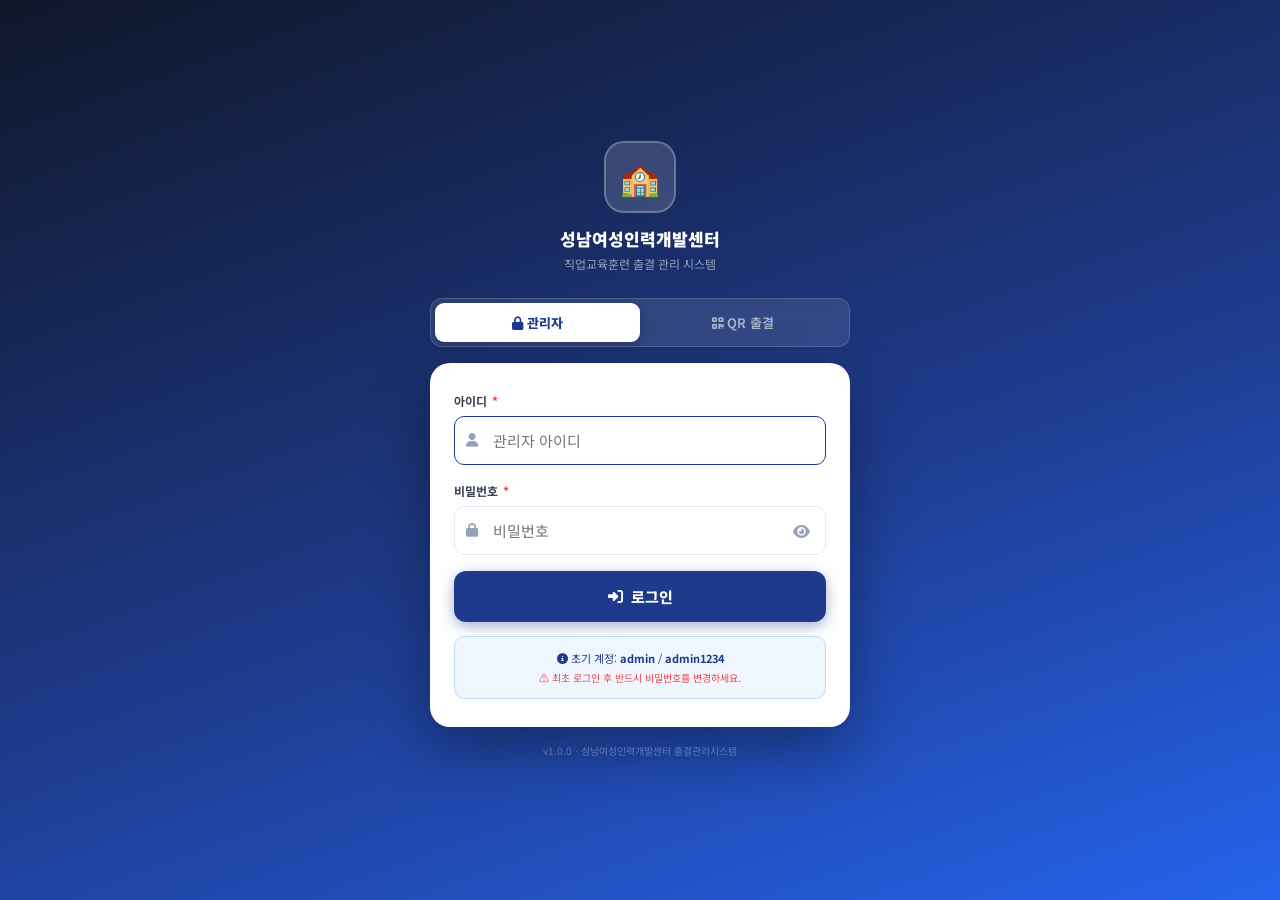
<file: settings.html>
<!DOCTYPE html>
<html lang="ko">
<head>
  <meta charset="UTF-8"/>
  <meta name="viewport" content="width=device-width,initial-scale=1"/>
  <title>시스템 설정 - 성남여성인력개발센터</title>
  <link rel="stylesheet" href="css/style.css"/>
  <link rel="preconnect" href="https://fonts.googleapis.com"/>
  <link href="https://fonts.googleapis.com/css2?family=Noto+Sans+KR:wght@400;500;600;700;800&display=swap" rel="stylesheet"/>
  <link rel="stylesheet" href="https://cdn.jsdelivr.net/npm/@fortawesome/fontawesome-free@6.4.0/css/all.min.css"/>
</head>
<body>
<div class="app-layout">
  <aside class="sidebar" id="sidebar">
    <div class="sidebar-logo">
      <div class="logo-icon"><span>🏫</span></div>
      <div><div class="logo-text">성남여성인력개발센터</div><div class="logo-sub">출결관리시스템</div></div>
    </div>
    <nav class="sidebar-nav">
      <div class="nav-section">메인</div>
      <a href="index.html" class="nav-item"><i class="fa fa-home"></i> 대시보드</a>
      <a href="courses.html" class="nav-item"><i class="fa fa-book"></i> 과정 관리</a>
      <a href="participants.html" class="nav-item"><i class="fa fa-users"></i> 참여자 관리</a>
      <div class="nav-section">출결</div>
      <a href="qr-admin.html" class="nav-item"><i class="fa fa-qrcode"></i> QR 코드 발급</a>
      <a href="attendance.html" class="nav-item"><i class="fa fa-calendar-check"></i> 출결 현황</a>
      <div class="nav-section">보고서</div>
      <a href="report.html" class="nav-item"><i class="fa fa-chart-bar"></i> 리포트/다운로드</a>
      <a href="audit-log.html" class="nav-item"><i class="fa fa-history"></i> 감사 로그</a>
      <div class="nav-section">시스템</div>
      <a href="settings.html" class="nav-item active"><i class="fa fa-cog"></i> 시스템 설정</a>
      <a href="holidays.html" class="nav-item"><i class="fa fa-calendar-xmark"></i> 공휴일 관리</a>
    </nav>
    <div class="sidebar-footer">
      <div id="sidebarUser" style="margin-bottom:8px;font-weight:600;"></div>
      <a href="#" onclick="doLogout()" style="color:rgba(255,255,255,.6);font-size:11px;"><i class="fa fa-sign-out-alt"></i> 로그아웃</a>
    </div>
  </aside>

  <div class="main-content">
    <header class="top-header">
      <span class="page-title"><i class="fa fa-cog" style="color:#1e3a8a;"></i> 시스템 설정</span>
      <div class="header-actions">
        <button class="btn btn-primary" onclick="saveAllSettings()"><i class="fa fa-save"></i> 설정 저장</button>
      </div>
    </header>

    <main class="page-body fade-in">
      <div style="display:grid;grid-template-columns:1fr 1fr;gap:20px;">

        <!-- 지오펜스 설정 -->
        <div class="card">
          <div class="card-header"><i class="fa fa-map-location-dot" style="color:#1e3a8a;"></i><h3>GPS 지오펜스 설정</h3></div>
          <div class="card-body">

            <!-- GPS 검증 ON/OFF -->
            <div style="display:flex;align-items:center;justify-content:space-between;padding:12px 14px;background:#f8fafc;border:1px solid #e2e8f0;border-radius:10px;margin-bottom:16px;">
              <div>
                <div style="font-size:13px;font-weight:700;color:#1e293b;">📍 GPS 위치 검증 사용</div>
                <div style="font-size:11px;color:#64748b;margin-top:2px;">켜면 센터 반경 내에서만 출결 가능 | 꺼면 어디서든 출결 가능</div>
              </div>
              <label style="position:relative;display:inline-block;width:48px;height:26px;flex-shrink:0;">
                <input type="checkbox" id="sGpsRequired" style="opacity:0;width:0;height:0;">
                <span onclick="document.getElementById('sGpsRequired').click()" style="position:absolute;cursor:pointer;top:0;left:0;right:0;bottom:0;background:#cbd5e1;border-radius:26px;transition:.3s;" id="gpsToggleSlider"></span>
              </label>
            </div>
            <style>
              #sGpsRequired:checked + span { background: #1e3a8a !important; }
              #sGpsRequired:checked + span:before { transform: translateX(22px); }
              #gpsToggleSlider:before {
                content:""; position:absolute; height:20px; width:20px;
                left:3px; bottom:3px; background:white; border-radius:50%; transition:.3s;
              }
            </style>

            <div id="gpsSettingsPanel">
              <div class="alert alert-info mb-4" style="font-size:12px;">
                <i class="fa fa-info-circle"></i>
                <strong>현재 위치로 자동 설정</strong> 버튼을 눌러 센터 위치를 등록하세요.
              </div>

              <!-- 자동 위치 설정 버튼 (크게) -->
              <button class="btn btn-primary btn-block" style="margin-bottom:12px;" onclick="getMyLocation()">
                <i class="fa fa-location-crosshairs"></i> 📍 지금 내 위치로 센터 좌표 자동 설정
              </button>
              <div id="locationStatus" style="font-size:12px;color:#64748b;text-align:center;margin-bottom:12px;"></div>

              <div class="form-row">
                <div class="form-group">
                  <label class="form-label">센터 위도 (Latitude)</label>
                  <input type="number" id="sLat" class="form-control" step="0.000001" placeholder="예: 37.439720"/>
                </div>
                <div class="form-group">
                  <label class="form-label">센터 경도 (Longitude)</label>
                  <input type="number" id="sLng" class="form-control" step="0.000001" placeholder="예: 127.137020"/>
                </div>
              </div>
              <div class="form-group">
                <label class="form-label">허용 반경 (m)</label>
                <input type="number" id="sRadius" class="form-control" value="300" min="50" max="1000"/>
                <span class="form-hint">기본 300m. GPS 실내 오차 고려해 여유있게 설정하세요</span>
              </div>
              <div class="form-group">
                <label class="form-label">GPS 최대 허용 정확도 (m)</label>
                <input type="number" id="sMaxAcc" class="form-control" value="100" min="10" max="500"/>
                <span class="form-hint">실내에서는 100~200m 권장 (너무 작으면 출결 불가)</span>
              </div>
            </div>
          </div>
        </div>

        <!-- 출결 기준 설정 -->
        <div class="card">
          <div class="card-header"><i class="fa fa-sliders" style="color:#1e3a8a;"></i><h3>출결 판정 기준</h3></div>
          <div class="card-body">
            <div class="form-row">
              <div class="form-group">
                <label class="form-label">지각 기준 (분)</label>
                <input type="number" id="sLate" class="form-control" value="10" min="0" max="60"/>
                <span class="form-hint">수업 시작 후 N분 초과 시 지각</span>
              </div>
              <div class="form-group">
                <label class="form-label">조퇴 기준 (분)</label>
                <input type="number" id="sEarly" class="form-control" value="10" min="0" max="60"/>
                <span class="form-hint">수업 종료 N분 전 퇴실 시 조퇴</span>
              </div>
            </div>
            <div class="form-row">
              <div class="form-group">
                <label class="form-label">출석 인정 기준 (%)</label>
                <input type="number" id="sRecog" class="form-control" value="50" min="1" max="100"/>
                <span class="form-hint">참여시간이 수업시간의 N% 이상 시 출석 인정</span>
              </div>
              <div class="form-group">
                <label class="form-label">수료 기준 (%)</label>
                <input type="number" id="sCompletion" class="form-control" value="80" min="1" max="100"/>
                <span class="form-hint">출석률 N% 이상 시 수료</span>
              </div>
            </div>
            <div class="form-row">
              <div class="form-group">
                <label class="form-label">복합(◎▲) 환산 가중치</label>
                <select id="sComplexW" class="form-control">
                  <option value="2">2 (지각1 + 조퇴1로 계산) - 기본값 권장</option>
                  <option value="1">1 (복합을 1회로 계산)</option>
                </select>
              </div>
              <div class="form-group">
                <label class="form-label">단위기간 기본 회차</label>
                <input type="number" id="sUnitPeriod" class="form-control" value="20" min="1" max="100"/>
                <span class="form-hint">수당 지급 참고용 단위기간 (교육일 N회)</span>
              </div>
            </div>
          </div>
        </div>

        <!-- QR 설정 -->
        <div class="card">
          <div class="card-header"><i class="fa fa-qrcode" style="color:#1e3a8a;"></i><h3>QR 코드 설정</h3></div>
          <div class="card-body">
            <div class="form-group">
              <label class="form-label">QR 기본 유효시간 (초)</label>
              <input type="number" id="sQrExpire" class="form-control" value="45" min="10" max="300"/>
              <span class="form-hint">30~60초 권장. 짧을수록 보안 강화</span>
            </div>
            <div class="form-group">
              <label class="form-label">센터명 (화면 표시용)</label>
              <input type="text" id="sCenterName" class="form-control" value="성남여성인력개발센터"/>
            </div>
          </div>
        </div>

        <!-- 비밀번호 변경 -->
        <div class="card">
          <div class="card-header"><i class="fa fa-lock" style="color:#1e3a8a;"></i><h3>관리자 비밀번호 변경</h3></div>
          <div class="card-body">
            <div class="alert alert-warning mb-4">
              <i class="fa fa-triangle-exclamation"></i>
              최초 로그인 후 반드시 비밀번호를 변경하세요.
            </div>
            <div class="form-group mb-4">
              <label class="form-label required">현재 비밀번호</label>
              <input type="password" id="pwCurrent" class="form-control" placeholder="현재 비밀번호"/>
            </div>
            <div class="form-group mb-4">
              <label class="form-label required">새 비밀번호</label>
              <input type="password" id="pwNew" class="form-control" placeholder="새 비밀번호 (8자 이상)"/>
            </div>
            <div class="form-group mb-4">
              <label class="form-label required">새 비밀번호 확인</label>
              <input type="password" id="pwConfirm" class="form-control" placeholder="새 비밀번호 재입력"/>
            </div>
            <button class="btn btn-warning btn-block" onclick="changePassword()">
              <i class="fa fa-key"></i> 비밀번호 변경
            </button>
          </div>
        </div>

        <!-- 계정 관리 -->
        <div class="card" style="grid-column:1/-1;">
          <div class="card-header">
            <i class="fa fa-users-gear" style="color:#1e3a8a;"></i><h3>관리자 계정 목록</h3>
            <button class="btn btn-primary btn-sm" style="margin-left:auto;" onclick="openAddAdmin()">
              <i class="fa fa-user-plus"></i> 계정 추가
            </button>
          </div>
          <div class="table-wrapper" style="border-radius:0 0 12px 12px;border:none;">
            <table class="data-table" id="adminTable">
              <thead>
                <tr><th>아이디</th><th>이름</th><th>역할</th><th>상태</th><th>마지막 로그인</th><th></th></tr>
              </thead>
              <tbody id="adminTableBody">
                <tr><td colspan="6" class="text-center" style="padding:20px;color:#94a3b8;"><i class="fa fa-spinner fa-spin"></i></td></tr>
              </tbody>
            </table>
          </div>
        </div>

      </div>
    </main>
  </div>
</div>

<!-- Add Admin Modal -->
<div class="modal-overlay" id="addAdminModal">
  <div class="modal">
    <div class="modal-header">
      <h3>관리자 계정 추가</h3>
      <button class="modal-close" onclick="closeModal('addAdminModal')">✕</button>
    </div>
    <div class="modal-body">
      <div class="form-row">
        <div class="form-group">
          <label class="form-label required">아이디</label>
          <input type="text" id="naUsername" class="form-control" placeholder="영문/숫자"/>
        </div>
        <div class="form-group">
          <label class="form-label required">이름</label>
          <input type="text" id="naName" class="form-control" placeholder="담당자명"/>
        </div>
      </div>
      <div class="form-group">
        <label class="form-label required">비밀번호</label>
        <input type="password" id="naPw" class="form-control" placeholder="8자 이상"/>
      </div>
      <div class="form-group">
        <label class="form-label">역할</label>
        <select id="naRole" class="form-control">
          <option value="admin">관리자 (admin)</option>
          <option value="staff">담당자 (staff)</option>
        </select>
      </div>
    </div>
    <div class="modal-footer">
      <button class="btn btn-secondary" onclick="closeModal('addAdminModal')">취소</button>
      <button class="btn btn-primary" onclick="addAdminAccount()"><i class="fa fa-save"></i> 저장</button>
    </div>
  </div>
</div>

<script src="js/config.js"></script>
<script src="js/utils.js"></script>
<script>
const adminSession = requireAuth();
if (!adminSession) throw new Error();
document.getElementById('sidebarUser').textContent = `${adminSession.name} (관리자)`;

function doLogout() { if (confirm('로그아웃?')) { clearAuthSession(); window.location.href='login.html'; } }

// Load settings
function loadSettings() {
  const s = getSettings();
  // GPS 토글
  const gpsChk = document.getElementById('sGpsRequired');
  gpsChk.checked = !!s.gpsRequired;
  updateGpsToggleStyle();

  document.getElementById('sLat').value = s.centerLat || '';
  document.getElementById('sLng').value = s.centerLng || '';
  document.getElementById('sRadius').value = s.centerRadius || 300;
  document.getElementById('sMaxAcc').value = s.maxAccuracy || 100;
  document.getElementById('sLate').value = s.lateGraceMinutes || 10;
  document.getElementById('sEarly').value = s.earlyGraceMinutes || 10;
  document.getElementById('sRecog').value = (s.recognitionRate || 0.5) * 100;
  document.getElementById('sCompletion').value = (s.completionRate || 0.8) * 100;
  document.getElementById('sComplexW').value = s.complexWeight || 2;
  document.getElementById('sUnitPeriod').value = s.unitPeriodDays || 20;
  document.getElementById('sQrExpire').value = s.qrExpireSeconds || 45;
  document.getElementById('sCenterName').value = s.centerName || '성남여성인력개발센터';
}

function updateGpsToggleStyle() {
  const chk = document.getElementById('sGpsRequired');
  const slider = document.getElementById('gpsToggleSlider');
  slider.style.background = chk.checked ? '#1e3a8a' : '#cbd5e1';
}
document.getElementById('sGpsRequired').addEventListener('change', updateGpsToggleStyle);

function saveAllSettings() {
  const s = {
    gpsRequired: document.getElementById('sGpsRequired').checked,
    centerLat: parseFloat(document.getElementById('sLat').value) || 37.43972,
    centerLng: parseFloat(document.getElementById('sLng').value) || 127.13702,
    centerRadius: parseInt(document.getElementById('sRadius').value) || 300,
    maxAccuracy: parseInt(document.getElementById('sMaxAcc').value) || 100,
    lateGraceMinutes: parseInt(document.getElementById('sLate').value) || 10,
    earlyGraceMinutes: parseInt(document.getElementById('sEarly').value) || 10,
    recognitionRate: (parseInt(document.getElementById('sRecog').value) || 50) / 100,
    completionRate: (parseInt(document.getElementById('sCompletion').value) || 80) / 100,
    complexWeight: parseInt(document.getElementById('sComplexW').value) || 2,
    unitPeriodDays: parseInt(document.getElementById('sUnitPeriod').value) || 20,
    qrExpireSeconds: parseInt(document.getElementById('sQrExpire').value) || 45,
    centerName: document.getElementById('sCenterName').value || '성남여성인력개발센터'
  };
  saveSettings(s);
  showToast('설정이 저장되었습니다.', 'success');

  writeAuditLog({
    actorId: adminSession.id, actorName: adminSession.name,
    action: 'UPDATE_SETTINGS', entityType: 'settings', entityId: 'global',
    after: s, reason: '시스템 설정 변경'
  });
}

function getMyLocation() {
  const statusEl = document.getElementById('locationStatus');
  if (!navigator.geolocation) { showToast('GPS를 지원하지 않는 기기입니다.', 'warning'); return; }
  statusEl.innerHTML = '⏳ 현재 위치 가져오는 중...';
  navigator.geolocation.getCurrentPosition(
    pos => {
      const lat = pos.coords.latitude.toFixed(6);
      const lng = pos.coords.longitude.toFixed(6);
      document.getElementById('sLat').value = lat;
      document.getElementById('sLng').value = lng;
      statusEl.innerHTML = `✅ 위치 설정 완료: 위도 ${lat}, 경도 ${lng} (정확도: ${Math.round(pos.coords.accuracy)}m)<br/><span style="color:#64748b;">"설정 저장" 버튼을 눌러 저장하세요!</span>`;
      showToast('✅ 센터 위치 설정 완료! "설정 저장"\uc744 눌러주세요.', 'success');
    },
    err => {
      statusEl.innerHTML = '❌ 위치 가져오기 실패: ' + err.message;
      showToast('위치 가져오기 실패: ' + err.message, 'error');
    },
    { enableHighAccuracy: true, timeout: 15000 }
  );
}

// Password change
async function changePassword() {
  const current = document.getElementById('pwCurrent').value;
  const newPw = document.getElementById('pwNew').value;
  const confirm = document.getElementById('pwConfirm').value;

  if (!current || !newPw || !confirm) { showToast('모든 항목을 입력하세요.', 'warning'); return; }
  if (newPw.length < 8) { showToast('새 비밀번호는 8자 이상이어야 합니다.', 'warning'); return; }
  if (newPw !== confirm) { showToast('새 비밀번호가 일치하지 않습니다.', 'warning'); return; }

  try {
    const currentHash = await sha256(current);
    const res = await fetch(`${SUPABASE_URL}/rest/v1/admin_users?deleted=eq.false&limit=100`, {
      headers: { 'apikey': SUPABASE_ANON, 'Authorization': `Bearer ${SUPABASE_ANON}` }
    });
    const users = await res.json();
    const me = users.find(u => u.id === adminSession.id && (u.passwordhash === currentHash || u.passwordHash === currentHash));

    if (!me) { showToast('현재 비밀번호가 올바르지 않습니다.', 'error'); return; }

    const newHash = await sha256(newPw);
    await fetch(`${SUPABASE_URL}/rest/v1/admin_users?id=eq.${me.id}`, {
      method: 'PATCH',
      headers: { 'Content-Type': 'application/json', 'apikey': SUPABASE_ANON, 'Authorization': `Bearer ${SUPABASE_ANON}`, 'Prefer': 'return=representation' },
      body: JSON.stringify({ passwordhash: newHash })
    });

    await writeAuditLog({
      actorId: adminSession.id, actorName: adminSession.name,
      action: 'CHANGE_PASSWORD', entityType: 'admin_user', entityId: me.id,
      reason: '비밀번호 변경'
    });

    showToast('비밀번호가 변경되었습니다.', 'success');
    document.getElementById('pwCurrent').value = '';
    document.getElementById('pwNew').value = '';
    document.getElementById('pwConfirm').value = '';
  } catch (err) {
    showToast('변경 실패: ' + err.message, 'error');
  }
}

// Admin accounts list
async function loadAdmins() {
  const res = await fetch(`${SUPABASE_URL}/rest/v1/admin_users?deleted=eq.false&limit=100`, {
    headers: { 'apikey': SUPABASE_ANON, 'Authorization': `Bearer ${SUPABASE_ANON}` }
  });
  const users = await res.json();
  const tbody = document.getElementById('adminTableBody');

  if (!users.length) {
    tbody.innerHTML = '<tr><td colspan="6" class="text-center" style="color:#94a3b8;padding:20px;">등록된 계정 없음</td></tr>';
    return;
  }

  tbody.innerHTML = users.map(u => `
    <tr>
      <td><strong>${escapeHtml(u.username)}</strong></td>
      <td>${escapeHtml(u.name || '')}</td>
      <td><span class="badge badge-${u.role === 'admin' ? 'primary' : 'secondary'}">${u.role === 'admin' ? '관리자' : '담당자'}</span></td>
      <td><span class="badge badge-${u.active !== false ? 'success' : 'danger'}">${u.active !== false ? '활성' : '비활성'}</span></td>
      <td style="font-size:11px;color:#94a3b8;">${(u.lastloginat||u.lastLoginAt) ? (u.lastloginat||u.lastLoginAt).substring(0,16).replace('T',' ') : '-'}</td>
      <td>
        ${u.id !== adminSession.id ? `
        <button class="btn btn-secondary btn-sm" onclick="toggleActive('${u.id}', ${u.active !== false})">
          ${u.active !== false ? '<i class="fa fa-ban"></i> 비활성화' : '<i class="fa fa-check"></i> 활성화'}
        </button>` : '<span style="color:#94a3b8;font-size:11px;">현재 계정</span>'}
      </td>
    </tr>`).join('');
}

function openAddAdmin() {
  document.getElementById('naUsername').value = '';
  document.getElementById('naName').value = '';
  document.getElementById('naPw').value = '';
  openModal('addAdminModal');
}

async function addAdminAccount() {
  const username = document.getElementById('naUsername').value.trim();
  const name = document.getElementById('naName').value.trim();
  const pw = document.getElementById('naPw').value;
  const role = document.getElementById('naRole').value;

  if (!username || !name || !pw) { showToast('모든 항목을 입력하세요.', 'warning'); return; }
  if (pw.length < 8) { showToast('비밀번호는 8자 이상이어야 합니다.', 'warning'); return; }

  try {
    const hash = await sha256(pw);
    await apiPost('admin_users', {
      id: generateUUID(), username, passwordhash: hash, name, role, active: true, lastloginat: ''
    });
    showToast(`${name} 계정이 생성되었습니다.`, 'success');
    closeModal('addAdminModal');
    loadAdmins();
  } catch (err) {
    showToast('생성 실패: ' + err.message, 'error');
  }
}

async function toggleActive(id, currentActive) {
  await fetch(`${SUPABASE_URL}/rest/v1/admin_users?id=eq.${id}`, {
    method: 'PATCH',
    headers: { 'Content-Type': 'application/json', 'apikey': SUPABASE_ANON, 'Authorization': `Bearer ${SUPABASE_ANON}`, 'Prefer': 'return=representation' },
    body: JSON.stringify({ active: !currentActive })
  });
  showToast(currentActive ? '비활성화되었습니다.' : '활성화되었습니다.', 'success');
  loadAdmins();
}

function escapeHtml(s) { return String(s||'').replace(/[&<>"']/g, c=>({'&':'&amp;','<':'&lt;','>':'&gt;','"':'&quot;',"'":'&#39;'}[c])); }

loadSettings();
loadAdmins();
</script>
</body>
</html>
</file>
<file: css/style.css>
/* =====================================================
   성남여성인력개발센터 직업교육훈련 출결 시스템
   Global Stylesheet
   ===================================================== */

/* ---------- CSS Variables ---------- */
:root {
  --primary: #1e3a8a;
  --primary-light: #3b82f6;
  --primary-bg: #eff6ff;
  --secondary: #475569;
  --success: #16a34a;
  --success-bg: #dcfce7;
  --warning: #d97706;
  --warning-bg: #fef3c7;
  --danger: #dc2626;
  --danger-bg: #fee2e2;
  --info: #0891b2;
  --info-bg: #e0f2fe;
  --bg: #f8fafc;
  --card-bg: #ffffff;
  --border: #e2e8f0;
  --border-light: #f1f5f9;
  --text: #0f172a;
  --text-secondary: #64748b;
  --text-muted: #94a3b8;
  --shadow: 0 1px 3px rgba(0,0,0,.08), 0 1px 2px rgba(0,0,0,.06);
  --shadow-md: 0 4px 6px rgba(0,0,0,.07), 0 2px 4px rgba(0,0,0,.06);
  --shadow-lg: 0 10px 15px rgba(0,0,0,.1), 0 4px 6px rgba(0,0,0,.05);
  --radius: 8px;
  --radius-lg: 12px;
  --sidebar-width: 240px;
  --header-height: 60px;
  --font: 'Noto Sans KR', -apple-system, BlinkMacSystemFont, 'Segoe UI', sans-serif;
}

/* ---------- Reset & Base ---------- */
*, *::before, *::after { box-sizing: border-box; margin: 0; padding: 0; }
html { font-size: 14px; scroll-behavior: smooth; }
body {
  font-family: var(--font);
  background: var(--bg);
  color: var(--text);
  line-height: 1.6;
  min-height: 100vh;
}
a { color: var(--primary-light); text-decoration: none; }
a:hover { text-decoration: underline; }
button { cursor: pointer; font-family: var(--font); }
input, select, textarea { font-family: var(--font); }
table { border-collapse: collapse; }
img { max-width: 100%; }

/* ---------- Layout ---------- */
.app-layout {
  display: flex;
  min-height: 100vh;
}
.sidebar {
  width: var(--sidebar-width);
  background: var(--primary);
  color: white;
  display: flex;
  flex-direction: column;
  position: fixed;
  top: 0; left: 0;
  height: 100vh;
  z-index: 100;
  transition: transform .3s;
}
.sidebar-logo {
  padding: 20px 16px;
  border-bottom: 1px solid rgba(255,255,255,.1);
  display: flex;
  align-items: center;
  gap: 10px;
}
.sidebar-logo .logo-icon {
  width: 36px; height: 36px;
  background: white;
  border-radius: 8px;
  display: flex; align-items: center; justify-content: center;
  flex-shrink: 0;
}
.sidebar-logo .logo-icon span { color: var(--primary); font-size: 18px; }
.sidebar-logo .logo-text { font-size: 12px; font-weight: 700; line-height: 1.3; }
.sidebar-logo .logo-sub { font-size: 10px; opacity: .7; }
.sidebar-nav { flex: 1; padding: 12px 0; overflow-y: auto; }
.nav-section { padding: 8px 16px 4px; font-size: 10px; text-transform: uppercase; opacity: .5; letter-spacing: .05em; }
.nav-item {
  display: flex; align-items: center; gap: 10px;
  padding: 10px 16px;
  color: rgba(255,255,255,.8);
  font-size: 13px;
  transition: all .2s;
  border-left: 3px solid transparent;
  cursor: pointer;
  text-decoration: none;
}
.nav-item:hover { background: rgba(255,255,255,.1); color: white; text-decoration: none; }
.nav-item.active { background: rgba(255,255,255,.15); color: white; border-left-color: white; font-weight: 600; }
.nav-item i { width: 16px; text-align: center; opacity: .8; }
.sidebar-footer {
  padding: 16px;
  border-top: 1px solid rgba(255,255,255,.1);
  font-size: 12px;
  opacity: .7;
}
.main-content {
  margin-left: var(--sidebar-width);
  flex: 1;
  display: flex;
  flex-direction: column;
  min-height: 100vh;
}
.top-header {
  height: var(--header-height);
  background: white;
  border-bottom: 1px solid var(--border);
  display: flex;
  align-items: center;
  padding: 0 24px;
  gap: 12px;
  position: sticky;
  top: 0; z-index: 50;
  box-shadow: var(--shadow);
}
.top-header .page-title { font-size: 16px; font-weight: 700; color: var(--text); flex: 1; }
.top-header .header-actions { display: flex; gap: 8px; align-items: center; }
.page-body { padding: 24px; flex: 1; }

/* ---------- Cards ---------- */
.card {
  background: var(--card-bg);
  border: 1px solid var(--border);
  border-radius: var(--radius-lg);
  box-shadow: var(--shadow);
}
.card-header {
  padding: 16px 20px;
  border-bottom: 1px solid var(--border);
  display: flex;
  align-items: center;
  gap: 10px;
}
.card-header h3 { font-size: 14px; font-weight: 700; color: var(--text); }
.card-body { padding: 20px; }
.card-footer {
  padding: 12px 20px;
  border-top: 1px solid var(--border);
  background: var(--border-light);
  border-radius: 0 0 var(--radius-lg) var(--radius-lg);
}

/* ---------- Stats Cards ---------- */
.stats-grid {
  display: grid;
  grid-template-columns: repeat(auto-fit, minmax(180px, 1fr));
  gap: 16px;
  margin-bottom: 24px;
}
.stat-card {
  background: white;
  border: 1px solid var(--border);
  border-radius: var(--radius-lg);
  padding: 20px;
  display: flex;
  flex-direction: column;
  gap: 6px;
  box-shadow: var(--shadow);
}
.stat-card .stat-label { font-size: 12px; color: var(--text-secondary); font-weight: 500; }
.stat-card .stat-value { font-size: 28px; font-weight: 800; color: var(--primary); }
.stat-card .stat-sub { font-size: 11px; color: var(--text-muted); }
.stat-card .stat-icon {
  width: 40px; height: 40px;
  border-radius: 10px;
  display: flex; align-items: center; justify-content: center;
  font-size: 18px;
  margin-bottom: 4px;
}

/* ---------- Buttons ---------- */
.btn {
  display: inline-flex; align-items: center; gap: 6px;
  padding: 8px 16px;
  border-radius: var(--radius);
  font-size: 13px;
  font-weight: 500;
  border: 1px solid transparent;
  transition: all .2s;
  white-space: nowrap;
}
.btn:hover { opacity: .85; transform: translateY(-1px); }
.btn:active { transform: translateY(0); }
.btn-primary { background: var(--primary); color: white; }
.btn-primary:hover { background: #1e40af; }
.btn-secondary { background: white; color: var(--text); border-color: var(--border); }
.btn-secondary:hover { background: var(--bg); }
.btn-success { background: var(--success); color: white; }
.btn-warning { background: var(--warning); color: white; }
.btn-danger { background: var(--danger); color: white; }
.btn-info { background: var(--info); color: white; }
.btn-sm { padding: 5px 10px; font-size: 12px; }
.btn-lg { padding: 12px 24px; font-size: 15px; }
.btn-block { width: 100%; justify-content: center; }
.btn-icon { padding: 7px; border-radius: 6px; }
.btn:disabled { opacity: .5; cursor: not-allowed; transform: none; }

/* ---------- Forms ---------- */
.form-group { display: flex; flex-direction: column; gap: 5px; }
.form-label { font-size: 12px; font-weight: 600; color: var(--text-secondary); }
.form-label.required::after { content: ' *'; color: var(--danger); }
.form-control {
  width: 100%;
  padding: 9px 12px;
  border: 1px solid var(--border);
  border-radius: var(--radius);
  font-size: 13px;
  color: var(--text);
  background: white;
  transition: border-color .2s, box-shadow .2s;
}
.form-control:focus {
  outline: none;
  border-color: var(--primary-light);
  box-shadow: 0 0 0 3px rgba(59,130,246,.1);
}
.form-control::placeholder { color: var(--text-muted); }
.form-row { display: grid; grid-template-columns: repeat(auto-fit, minmax(200px, 1fr)); gap: 16px; }
.form-hint { font-size: 11px; color: var(--text-muted); }
.form-error { font-size: 11px; color: var(--danger); }

/* ---------- Tables ---------- */
.table-wrapper {
  overflow-x: auto;
  border-radius: var(--radius-lg);
  border: 1px solid var(--border);
  background: white;
}
.data-table {
  width: 100%;
  border-collapse: collapse;
  font-size: 13px;
}
.data-table thead tr {
  background: var(--bg);
  border-bottom: 2px solid var(--border);
}
.data-table th {
  padding: 10px 14px;
  text-align: left;
  font-weight: 700;
  color: var(--text-secondary);
  font-size: 11px;
  text-transform: uppercase;
  letter-spacing: .03em;
  white-space: nowrap;
}
.data-table td {
  padding: 10px 14px;
  border-bottom: 1px solid var(--border-light);
  color: var(--text);
  vertical-align: middle;
}
.data-table tbody tr:last-child td { border-bottom: none; }
.data-table tbody tr:hover { background: #fafbff; }
.data-table .text-center { text-align: center; }
.data-table .text-right { text-align: right; }

/* Attendance Table specific */
.att-table th, .att-table td { padding: 6px 8px; font-size: 11px; white-space: nowrap; }
.att-table th { background: #f8fafc; font-size: 10px; }
.att-table .col-name { min-width: 80px; position: sticky; left: 0; background: white; z-index: 2; box-shadow: 2px 0 4px rgba(0,0,0,.05); }
.att-table th.col-name { background: #f8fafc; z-index: 3; }
.att-table .col-birth { min-width: 90px; position: sticky; left: 80px; background: white; z-index: 2; box-shadow: 2px 0 4px rgba(0,0,0,.05); }
.att-table th.col-birth { background: #f8fafc; z-index: 3; }
.att-table .col-stat { min-width: 100px; }
.att-table .col-rate { min-width: 80px; font-weight: 700; }
.att-table .pass { color: var(--success); font-weight: 700; }
.att-table .fail { color: var(--danger); font-weight: 700; }

/* ---------- Status Badges ---------- */
.status-badge {
  display: inline-flex; align-items: center; justify-content: center;
  min-width: 28px; height: 24px;
  padding: 0 6px;
  border-radius: 4px;
  font-size: 12px;
  font-weight: 700;
  line-height: 1;
}
.badge {
  display: inline-flex; align-items: center;
  padding: 3px 10px;
  border-radius: 20px;
  font-size: 11px;
  font-weight: 600;
}
.badge-primary { background: var(--primary-bg); color: var(--primary); }
.badge-success { background: var(--success-bg); color: var(--success); }
.badge-warning { background: var(--warning-bg); color: var(--warning); }
.badge-danger { background: var(--danger-bg); color: var(--danger); }
.badge-secondary { background: #f1f5f9; color: var(--secondary); }

/* ---------- Modals ---------- */
.modal-overlay {
  display: none;
  position: fixed; inset: 0;
  background: rgba(0,0,0,.5);
  z-index: 1000;
  align-items: center; justify-content: center;
  padding: 20px;
}
.modal-overlay.open { display: flex; }
.modal {
  background: white;
  border-radius: var(--radius-lg);
  box-shadow: var(--shadow-lg);
  width: 100%;
  max-width: 560px;
  max-height: 90vh;
  overflow-y: auto;
  animation: modalIn .2s ease;
}
.modal-lg { max-width: 800px; }
.modal-xl { max-width: 1100px; }
.modal-header {
  padding: 20px 24px 0;
  display: flex; align-items: center; justify-content: space-between;
}
.modal-header h3 { font-size: 16px; font-weight: 700; }
.modal-close {
  background: none; border: none;
  font-size: 20px; color: var(--text-muted);
  padding: 4px 8px; border-radius: 4px;
}
.modal-close:hover { background: var(--border-light); }
.modal-body { padding: 20px 24px; }
.modal-footer {
  padding: 16px 24px;
  border-top: 1px solid var(--border);
  display: flex; justify-content: flex-end; gap: 8px;
}

/* ---------- Tabs ---------- */
.tabs { display: flex; border-bottom: 2px solid var(--border); gap: 0; margin-bottom: 20px; }
.tab-btn {
  padding: 10px 20px;
  font-size: 13px; font-weight: 500;
  border: none; background: none;
  color: var(--text-secondary);
  cursor: pointer;
  border-bottom: 2px solid transparent;
  margin-bottom: -2px;
  transition: all .2s;
}
.tab-btn.active { color: var(--primary); border-bottom-color: var(--primary); font-weight: 700; }
.tab-btn:hover:not(.active) { color: var(--text); background: var(--border-light); }
.tab-panel { display: none; }
.tab-panel.active { display: block; }

/* ---------- Search & Filter Bar ---------- */
.filter-bar {
  display: flex; align-items: center; gap: 10px;
  flex-wrap: wrap;
  margin-bottom: 16px;
}
.search-input-wrap { position: relative; flex: 1; min-width: 200px; }
.search-input-wrap i { position: absolute; left: 10px; top: 50%; transform: translateY(-50%); color: var(--text-muted); }
.search-input { padding-left: 32px; }

/* ---------- Progress Bar ---------- */
.progress-bar-wrap { background: var(--border-light); border-radius: 20px; height: 8px; overflow: hidden; }
.progress-bar-fill { height: 100%; border-radius: 20px; transition: width .4s; }
.progress-bar-fill.pass { background: var(--success); }
.progress-bar-fill.warn { background: var(--warning); }
.progress-bar-fill.fail { background: var(--danger); }

/* ---------- Empty State ---------- */
.empty-state {
  text-align: center;
  padding: 60px 20px;
  color: var(--text-muted);
}
.empty-state i { font-size: 48px; margin-bottom: 12px; display: block; opacity: .4; }
.empty-state p { font-size: 14px; margin-bottom: 16px; }

/* ---------- Breadcrumb ---------- */
.breadcrumb { display: flex; align-items: center; gap: 6px; font-size: 12px; color: var(--text-muted); margin-bottom: 16px; }
.breadcrumb a { color: var(--text-muted); }
.breadcrumb a:hover { color: var(--primary-light); }
.breadcrumb span { color: var(--text); font-weight: 600; }

/* ---------- Alert ---------- */
.alert {
  padding: 12px 16px;
  border-radius: var(--radius);
  font-size: 13px;
  display: flex; align-items: flex-start; gap: 10px;
  margin-bottom: 16px;
}
.alert-info { background: var(--info-bg); color: var(--info); border: 1px solid #bae6fd; }
.alert-success { background: var(--success-bg); color: var(--success); border: 1px solid #bbf7d0; }
.alert-warning { background: var(--warning-bg); color: var(--warning); border: 1px solid #fde68a; }
.alert-danger { background: var(--danger-bg); color: var(--danger); border: 1px solid #fecaca; }

/* ---------- Pagination ---------- */
.pagination { display: flex; gap: 4px; align-items: center; justify-content: center; margin-top: 16px; }
.page-btn {
  width: 32px; height: 32px;
  border-radius: 6px;
  border: 1px solid var(--border);
  background: white;
  font-size: 13px;
  display: flex; align-items: center; justify-content: center;
  cursor: pointer;
  transition: all .2s;
  color: var(--text);
}
.page-btn:hover:not(:disabled) { background: var(--primary-bg); border-color: var(--primary-light); }
.page-btn.active { background: var(--primary); color: white; border-color: var(--primary); font-weight: 700; }
.page-btn:disabled { opacity: .4; cursor: not-allowed; }

/* ---------- Tooltip ---------- */
[data-tooltip] { position: relative; }
[data-tooltip]::after {
  content: attr(data-tooltip);
  position: absolute; bottom: 100%; left: 50%;
  transform: translateX(-50%) translateY(-4px);
  background: rgba(0,0,0,.8); color: white;
  padding: 4px 8px; border-radius: 4px;
  font-size: 11px; white-space: nowrap;
  opacity: 0; pointer-events: none; transition: opacity .2s;
  z-index: 100;
}
[data-tooltip]:hover::after { opacity: 1; }

/* ---------- Loading ---------- */
.loading-overlay {
  position: fixed; inset: 0;
  background: rgba(255,255,255,.8);
  display: flex; align-items: center; justify-content: center;
  z-index: 9000;
}
.spinner {
  width: 40px; height: 40px;
  border: 3px solid var(--border);
  border-top-color: var(--primary);
  border-radius: 50%;
  animation: spin 1s linear infinite;
}

/* ---------- QR specific ---------- */
.qr-card {
  background: white;
  border-radius: 16px;
  box-shadow: var(--shadow-lg);
  padding: 32px;
  text-align: center;
  max-width: 380px;
  margin: 0 auto;
}
.qr-display {
  background: #f8fafc;
  border: 2px dashed var(--border);
  border-radius: 12px;
  padding: 20px;
  margin: 20px 0;
  display: flex; align-items: center; justify-content: center;
  min-height: 200px;
}
.qr-timer {
  font-size: 13px; color: var(--text-muted);
  display: flex; align-items: center; gap: 6px;
  justify-content: center;
  margin-top: 8px;
}
.qr-timer .timer-val { font-weight: 700; color: var(--primary); font-size: 16px; }
.gps-status {
  padding: 10px 16px;
  border-radius: var(--radius);
  font-size: 12px;
  font-weight: 600;
  text-align: center;
  margin: 8px 0;
}
.gps-ok { background: var(--success-bg); color: var(--success); }
.gps-fail { background: var(--danger-bg); color: var(--danger); }
.gps-pending { background: var(--warning-bg); color: var(--warning); }

/* ---------- Login Page ---------- */
.login-wrap {
  min-height: 100vh;
  display: flex; align-items: center; justify-content: center;
  background: linear-gradient(135deg, #1e3a8a 0%, #3b82f6 100%);
  padding: 20px;
}
.login-box {
  background: white;
  border-radius: 16px;
  padding: 40px;
  width: 100%;
  max-width: 420px;
  box-shadow: 0 20px 40px rgba(0,0,0,.15);
}
.login-logo { text-align: center; margin-bottom: 32px; }
.login-logo h1 { font-size: 20px; font-weight: 800; color: var(--primary); line-height: 1.3; }
.login-logo p { font-size: 13px; color: var(--text-muted); margin-top: 4px; }

/* ---------- Responsive ---------- */
@media (max-width: 768px) {
  .sidebar { transform: translateX(-100%); }
  .sidebar.open { transform: translateX(0); }
  .main-content { margin-left: 0; }
  .stats-grid { grid-template-columns: 1fr 1fr; }
  .page-body { padding: 16px; }
  .form-row { grid-template-columns: 1fr; }
  .data-table th, .data-table td { padding: 8px 10px; }
  .modal { max-width: 100%; margin: 0; border-radius: 12px 12px 0 0; position: fixed; bottom: 0; }
}

/* ---------- Print ---------- */
@media print {
  .sidebar, .top-header, .btn, .filter-bar, .pagination, .modal-overlay { display: none !important; }
  .main-content { margin-left: 0; }
  .page-body { padding: 0; }
  .table-wrapper { overflow: visible; border: none; }
  .att-table .col-name, .att-table .col-birth { position: static; }
}

/* ---------- Animations ---------- */
@keyframes spin { to { transform: rotate(360deg); } }
@keyframes slideIn { from { transform: translateX(20px); opacity: 0; } to { transform: translateX(0); opacity: 1; } }
@keyframes modalIn { from { transform: scale(.95); opacity: 0; } to { transform: scale(1); opacity: 1; } }
@keyframes fadeIn { from { opacity: 0; } to { opacity: 1; } }
.fade-in { animation: fadeIn .3s ease; }

/* ---------- Scrollbar ---------- */
::-webkit-scrollbar { width: 6px; height: 6px; }
::-webkit-scrollbar-track { background: transparent; }
::-webkit-scrollbar-thumb { background: #cbd5e1; border-radius: 3px; }
::-webkit-scrollbar-thumb:hover { background: #94a3b8; }

/* ---------- Misc ---------- */
.divider { border: none; border-top: 1px solid var(--border); margin: 16px 0; }
.flex { display: flex; }
.flex-center { display: flex; align-items: center; justify-content: center; }
.gap-2 { gap: 8px; }
.gap-3 { gap: 12px; }
.gap-4 { gap: 16px; }
.mt-2 { margin-top: 8px; }
.mt-4 { margin-top: 16px; }
.mb-2 { margin-bottom: 8px; }
.mb-4 { margin-bottom: 16px; }
.text-sm { font-size: 12px; }
.text-xs { font-size: 11px; }
.text-muted { color: var(--text-muted); }
.text-secondary { color: var(--text-secondary); }
.font-bold { font-weight: 700; }
.font-semibold { font-weight: 600; }
.w-full { width: 100%; }
.text-right { text-align: right; }
.text-center { text-align: center; }
</file>
